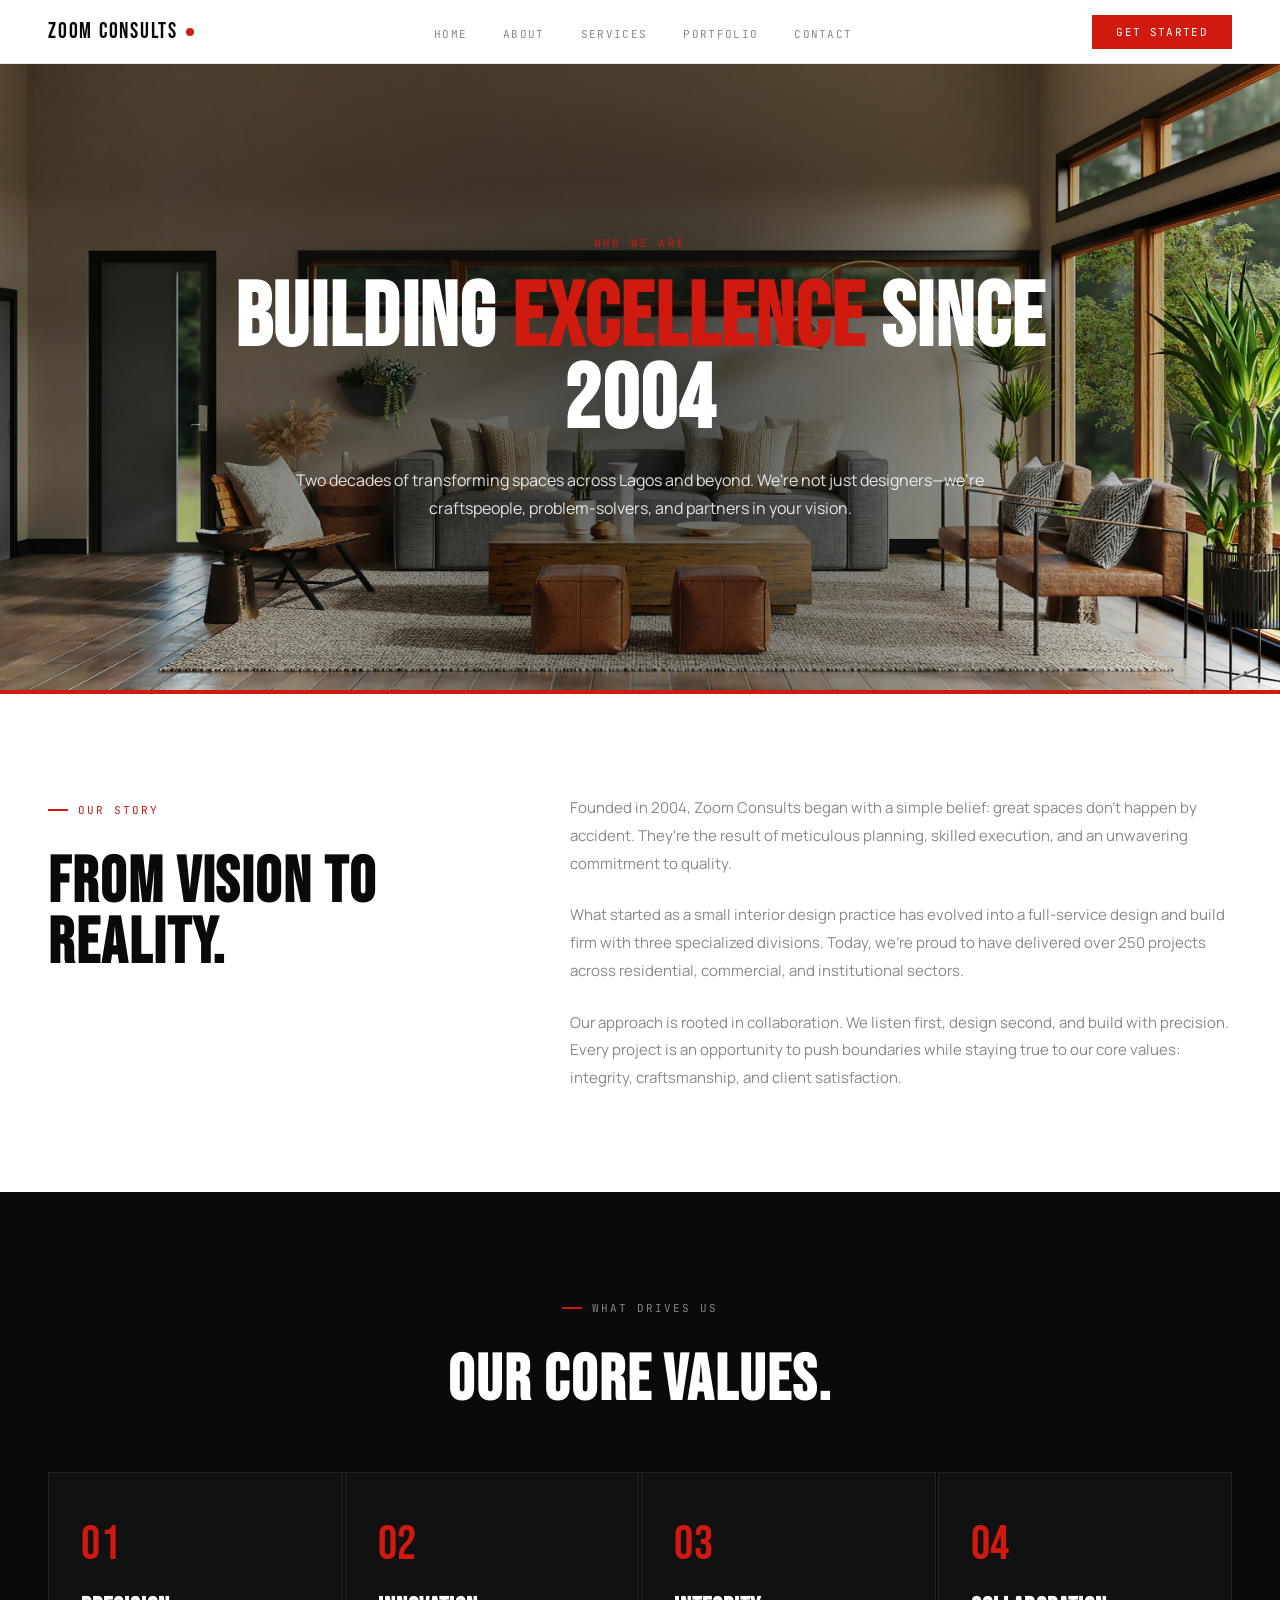
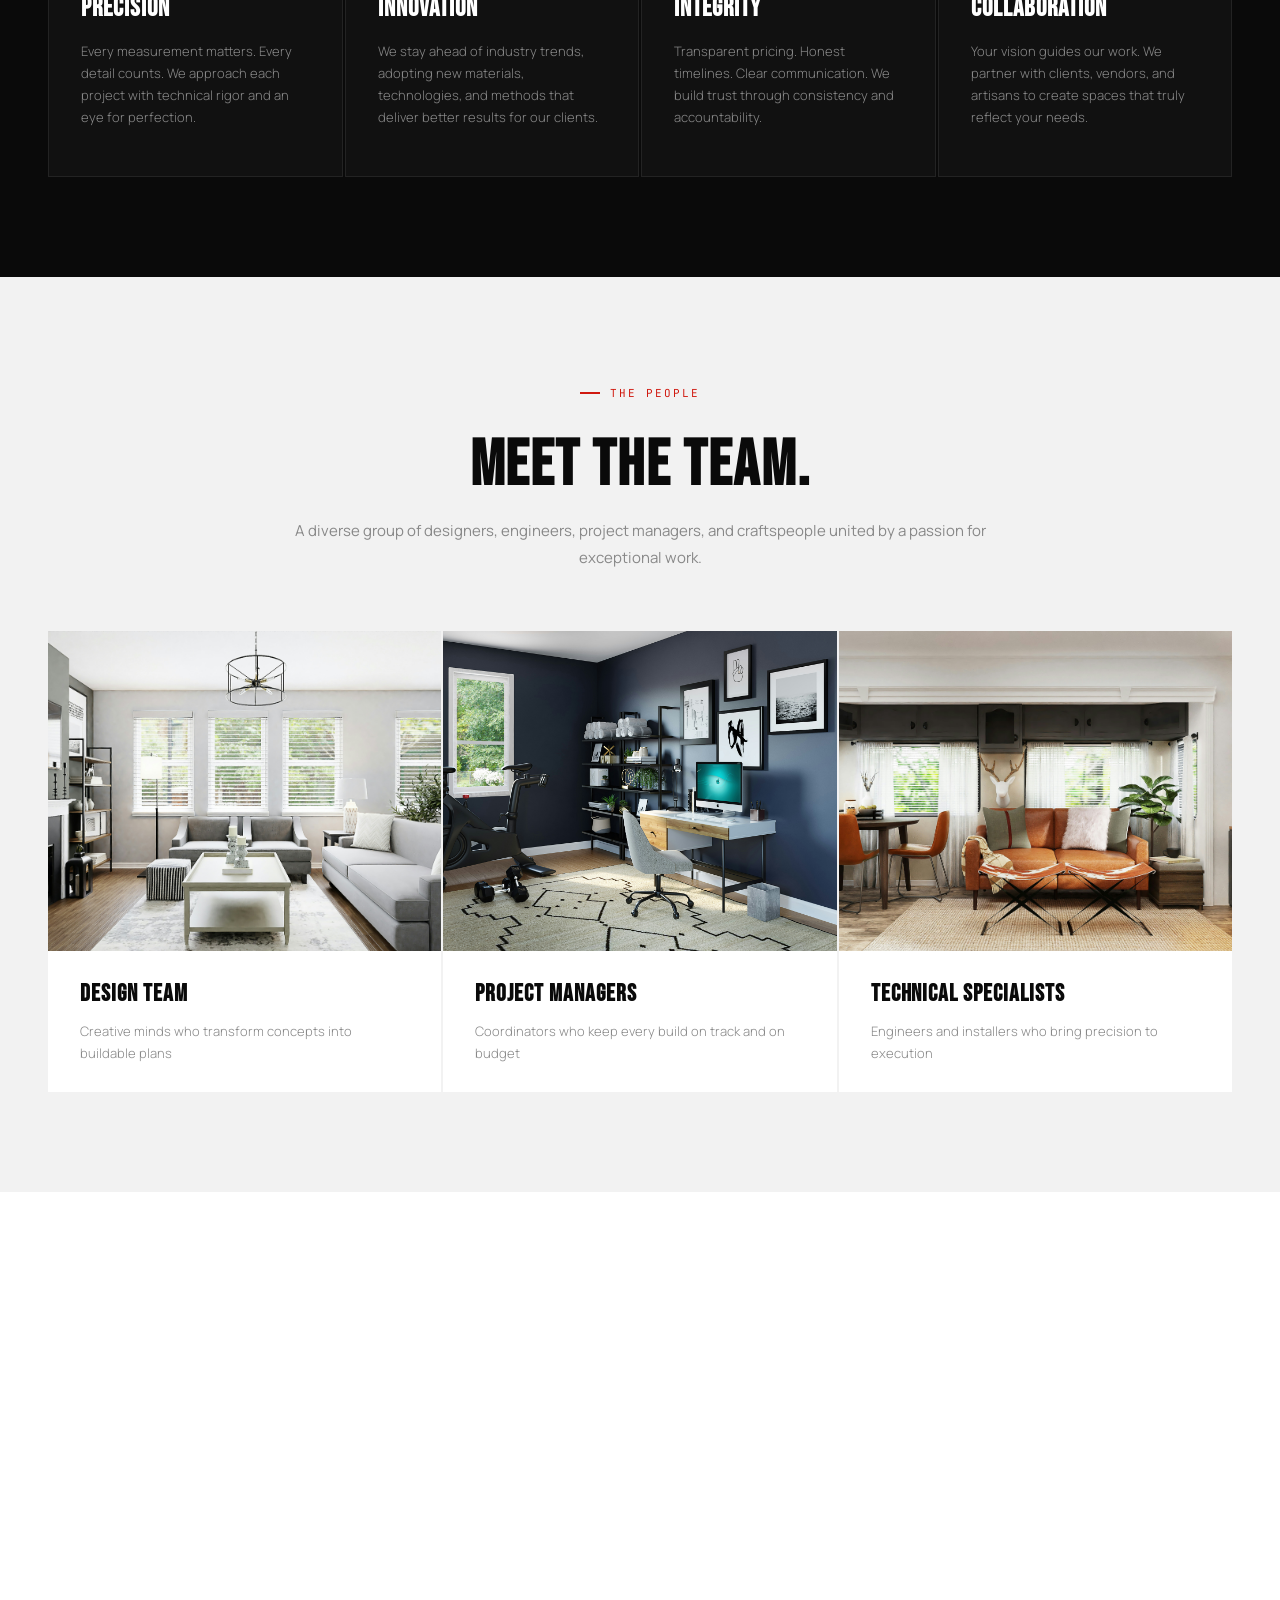
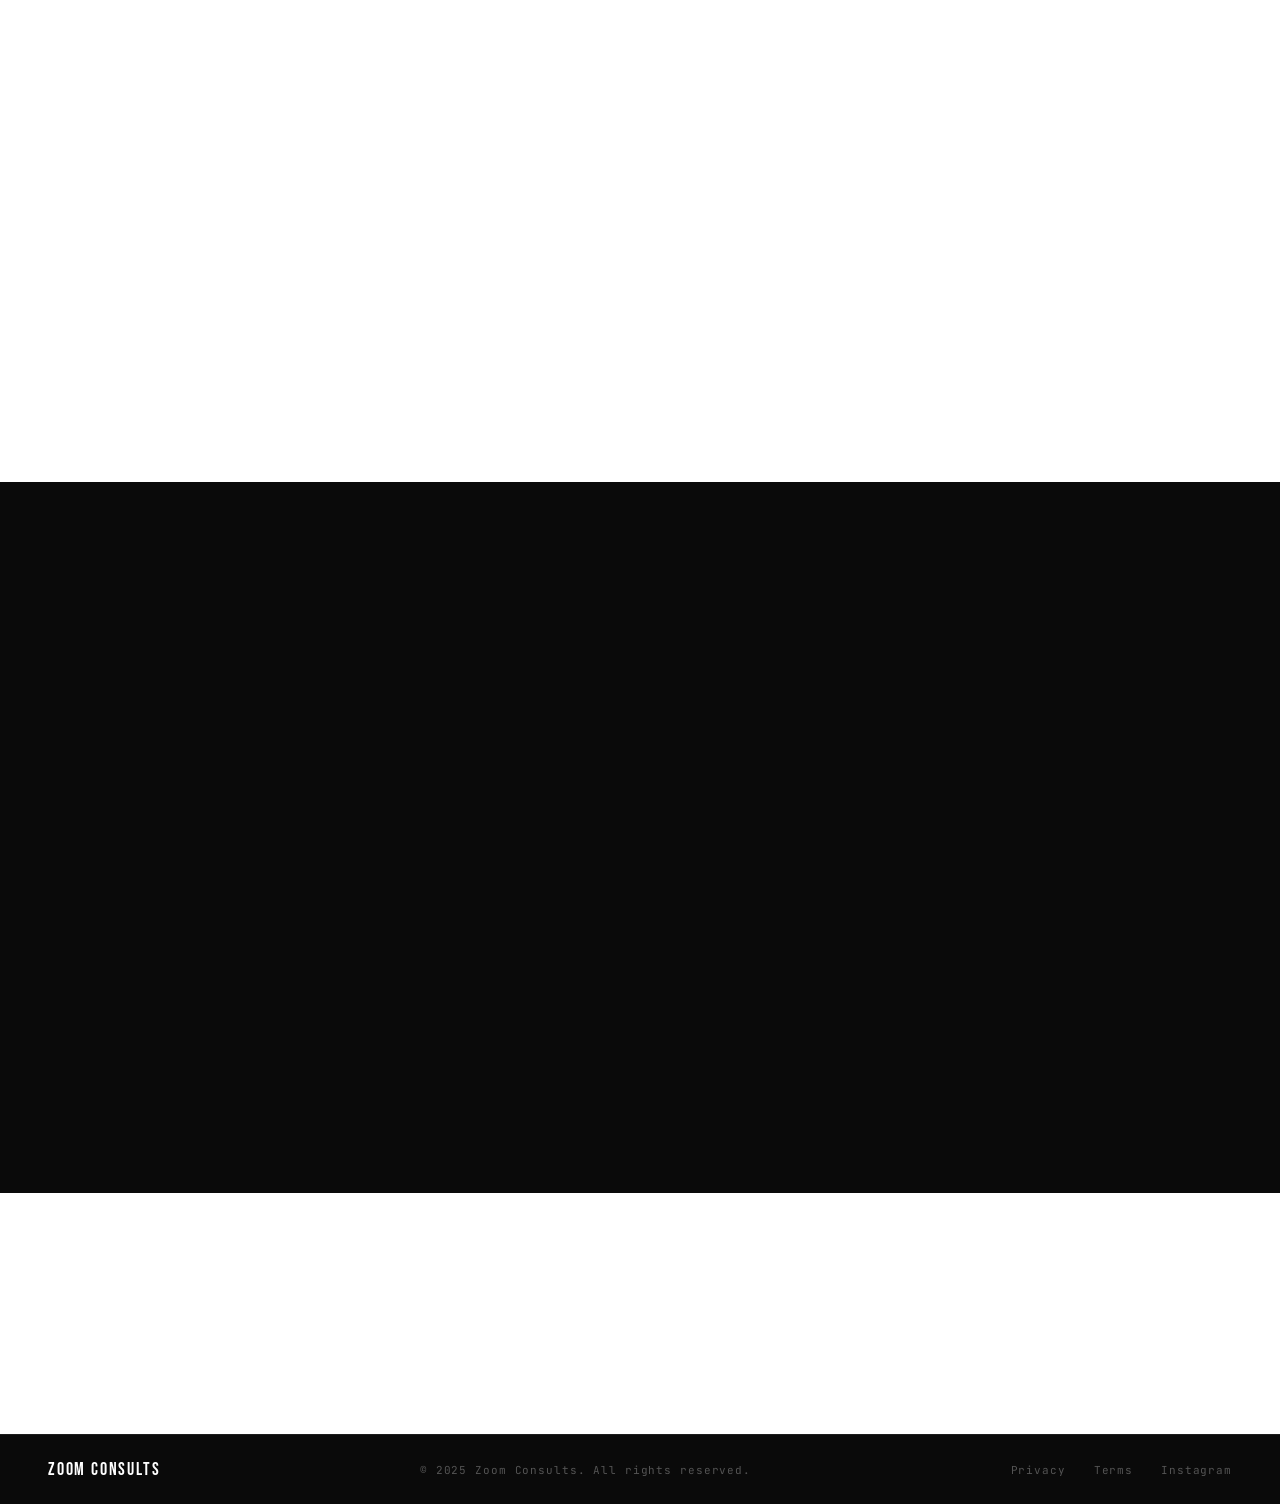
<file: about.html>
<!DOCTYPE html>
<html lang="en">
<head>
    <meta charset="UTF-8">
    <meta name="viewport" content="width=device-width, initial-scale=1.0">
    <title>About Us - Zoom Consults</title>
    <link rel="preconnect" href="https://fonts.googleapis.com">
    <link rel="preconnect" href="https://fonts.gstatic.com" crossorigin>
    <link href="https://fonts.googleapis.com/css2?family=Bebas+Neue&family=JetBrains+Mono:wght@300;400;500&family=Manrope:wght@300;400;500;600&display=swap" rel="stylesheet">
    <link rel="stylesheet" href="about-styles.css">
</head>
<body>
    <nav id="nav">
        <a href="index.html" class="logo">ZOOM CONSULTS<span class="logo-dot"></span></a>
        <ul class="nav-links">
            <li><a href="index.html">Home</a></li>
            <li><a href="about.html">About</a></li>
            <li><a href="services.html">Services</a></li>
            <li><a href="portfolio.html">Portfolio</a></li>
            <li><a href="contact.html">Contact</a></li>
        </ul>
        <button class="nav-btn" onclick="window.location.href='services.html'">Get Started</button>
        <button class="burger" onclick="openMob()">
            <span></span><span></span><span></span>
        </button>
    </nav>

    <div class="mob-menu" id="mobMenu">
        <button class="mob-close" onclick="closeMob()">&times;</button>
        <a href="index.html" onclick="closeMob()">Home</a>
        <a href="about.html" onclick="closeMob()">About</a>
        <a href="services.html" onclick="closeMob()">Services</a>
        <a href="portfolio.html" onclick="closeMob()">Portfolio</a>
        <a href="contact.html" onclick="closeMob()">Contact</a>
    </div>

    <section class="about-hero">
        <div class="about-hero-content">
            <span class="hero-tag">WHO WE ARE</span>
            <h1 class="hero-h1">BUILDING <span class="acc">EXCELLENCE</span> SINCE 2004</h1>
            <p class="hero-sub">Two decades of transforming spaces across Lagos and beyond. We're not just designers—we're craftspeople, problem-solvers, and partners in your vision.</p>
        </div>
    </section>

    <section class="story-section">
        <div class="story-left reveal">
            <span class="tag">OUR STORY</span>
            <h2 class="st">FROM VISION TO REALITY.</h2>
        </div>
        <div class="story-right">
            <p class="reveal d1">Founded in 2004, Zoom Consults began with a simple belief: great spaces don't happen by accident. They're the result of meticulous planning, skilled execution, and an unwavering commitment to quality.</p>
            <p class="reveal d2">What started as a small interior design practice has evolved into a full-service design and build firm with three specialized divisions. Today, we're proud to have delivered over 250 projects across residential, commercial, and institutional sectors.</p>
            <p class="reveal d3">Our approach is rooted in collaboration. We listen first, design second, and build with precision. Every project is an opportunity to push boundaries while staying true to our core values: integrity, craftsmanship, and client satisfaction.</p>
        </div>
    </section>

    <section class="values-section">
        <div class="values-header reveal">
            <span class="tag light">WHAT DRIVES US</span>
            <h2 class="st light">OUR CORE VALUES.</h2>
        </div>
        <div class="values-grid">
            <div class="value-card reveal">
                <div class="value-num">01</div>
                <h3>PRECISION</h3>
                <p>Every measurement matters. Every detail counts. We approach each project with technical rigor and an eye for perfection.</p>
            </div>
            <div class="value-card reveal d1">
                <div class="value-num">02</div>
                <h3>INNOVATION</h3>
                <p>We stay ahead of industry trends, adopting new materials, technologies, and methods that deliver better results for our clients.</p>
            </div>
            <div class="value-card reveal d2">
                <div class="value-num">03</div>
                <h3>INTEGRITY</h3>
                <p>Transparent pricing. Honest timelines. Clear communication. We build trust through consistency and accountability.</p>
            </div>
            <div class="value-card reveal d3">
                <div class="value-num">04</div>
                <h3>COLLABORATION</h3>
                <p>Your vision guides our work. We partner with clients, vendors, and artisans to create spaces that truly reflect your needs.</p>
            </div>
        </div>
    </section>

    <section class="team-section">
        <div class="team-intro reveal">
            <span class="tag">THE PEOPLE</span>
            <h2 class="st">MEET THE TEAM.</h2>
            <p>A diverse group of designers, engineers, project managers, and craftspeople united by a passion for exceptional work.</p>
        </div>
        <div class="team-grid">
            <div class="team-card reveal">
                <div class="team-img">
                    <img src="img/d4.jpg" alt="Team Member">
                </div>
                <div class="team-info">
                    <h4>Design Team</h4>
                    <p>Creative minds who transform concepts into buildable plans</p>
                </div>
            </div>
            <div class="team-card reveal d1">
                <div class="team-img">
                    <img src="img/d6.jpg" alt="Team Member">
                </div>
                <div class="team-info">
                    <h4>Project Managers</h4>
                    <p>Coordinators who keep every build on track and on budget</p>
                </div>
            </div>
            <div class="team-card reveal d2">
                <div class="team-img">
                    <img src="img/d8.jpg" alt="Team Member">
                </div>
                <div class="team-info">
                    <h4>Technical Specialists</h4>
                    <p>Engineers and installers who bring precision to execution</p>
                </div>
            </div>
        </div>
    </section>

    <section class="stats-section reveal">
        <div class="stat-item">
            <div class="stat-num">20<span>+</span></div>
            <div class="stat-label">Years in Business</div>
        </div>
        <div class="stat-item">
            <div class="stat-num">250<span>+</span></div>
            <div class="stat-label">Projects Delivered</div>
        </div>
        <div class="stat-item">
            <div class="stat-num">120<span>+</span></div>
            <div class="stat-label">Happy Clients</div>
        </div>
        <div class="stat-item">
            <div class="stat-num">3</div>
            <div class="stat-label">Service Divisions</div>
        </div>
    </section>

    <section class="approach-section">
        <div class="approach-header reveal">
            <span class="tag">HOW WE WORK</span>
            <h2 class="st">OUR PROCESS.</h2>
            <p>From first conversation to final walkthrough, we've refined a process that delivers results.</p>
        </div>
        <div class="approach-grid">
            <div class="approach-card reveal">
                <div class="approach-icon">01</div>
                <h4>Discovery</h4>
                <p>We listen, ask questions, and understand your vision, budget, and timeline.</p>
            </div>
            <div class="approach-card reveal d1">
                <div class="approach-icon">02</div>
                <h4>Design</h4>
                <p>Our team creates detailed plans, 3D renders, and material specifications.</p>
            </div>
            <div class="approach-card reveal d2">
                <div class="approach-icon">03</div>
                <h4>Development</h4>
                <p>We refine designs based on your feedback and finalize all technical details.</p>
            </div>
            <div class="approach-card reveal d3">
                <div class="approach-icon">04</div>
                <h4>Delivery</h4>
                <p>Skilled teams execute the build with precision, quality control, and clear communication.</p>
            </div>
        </div>
    </section>

    <section class="divisions-section">
        <div class="divisions-header reveal">
            <span class="tag light">OUR DIVISIONS</span>
            <h2 class="st light">THREE SPECIALIZED TEAMS.</h2>
        </div>
        <div class="divisions-grid">
            <div class="division-card reveal">
                <div class="division-num">01</div>
                <h3>ZOOM GLASS</h3>
                <p>Structural glazing, partitions, and custom glass installations engineered for safety and aesthetics.</p>
                <a href="services.html" class="division-link">
                    Explore services
                    <svg width="12" height="12" viewBox="0 0 24 24" fill="none" stroke="currentColor" stroke-width="2.5"><path d="M5 12h14M12 5l7 7-7 7"/></svg>
                </a>
            </div>
            <div class="division-card reveal d1">
                <div class="division-num">02</div>
                <h3>ZOOM INTERIOR</h3>
                <p>Full-service interior design and a training academy for professionals and enthusiasts.</p>
                <a href="services.html" class="division-link">
                    Explore services
                    <svg width="12" height="12" viewBox="0 0 24 24" fill="none" stroke="currentColor" stroke-width="2.5"><path d="M5 12h14M12 5l7 7-7 7"/></svg>
                </a>
            </div>
            <div class="division-card reveal d2">
                <div class="division-num">03</div>
                <h3>ZOOM PARTNERS HUB</h3>
                <p>A curated network of vendors, artisans, and project managers for seamless execution.</p>
                <a href="services.html" class="division-link">
                    Explore services
                    <svg width="12" height="12" viewBox="0 0 24 24" fill="none" stroke="currentColor" stroke-width="2.5"><path d="M5 12h14M12 5l7 7-7 7"/></svg>
                </a>
            </div>
        </div>
    </section>

    <div class="cta-band reveal">
        <h2>READY TO START<br />YOUR PROJECT?</h2>
        <a href="contact.html" class="btn-white">
            Let's talk
            <svg width="13" height="13" viewBox="0 0 24 24" fill="none" stroke="currentColor" stroke-width="2.5"><path d="M5 12h14M12 5l7 7-7 7"/></svg>
        </a>
    </div>

    <footer>
        <span class="foot-logo">ZOOM CONSULTS</span>
        <span class="foot-copy">© 2025 Zoom Consults. All rights reserved.</span>
        <div class="foot-links">
            <a href="#">Privacy</a>
            <a href="#">Terms</a>
            <a href="#">Instagram</a>
        </div>
    </footer>

    <script src="script.js"></script>
</body>
</html>
</file>
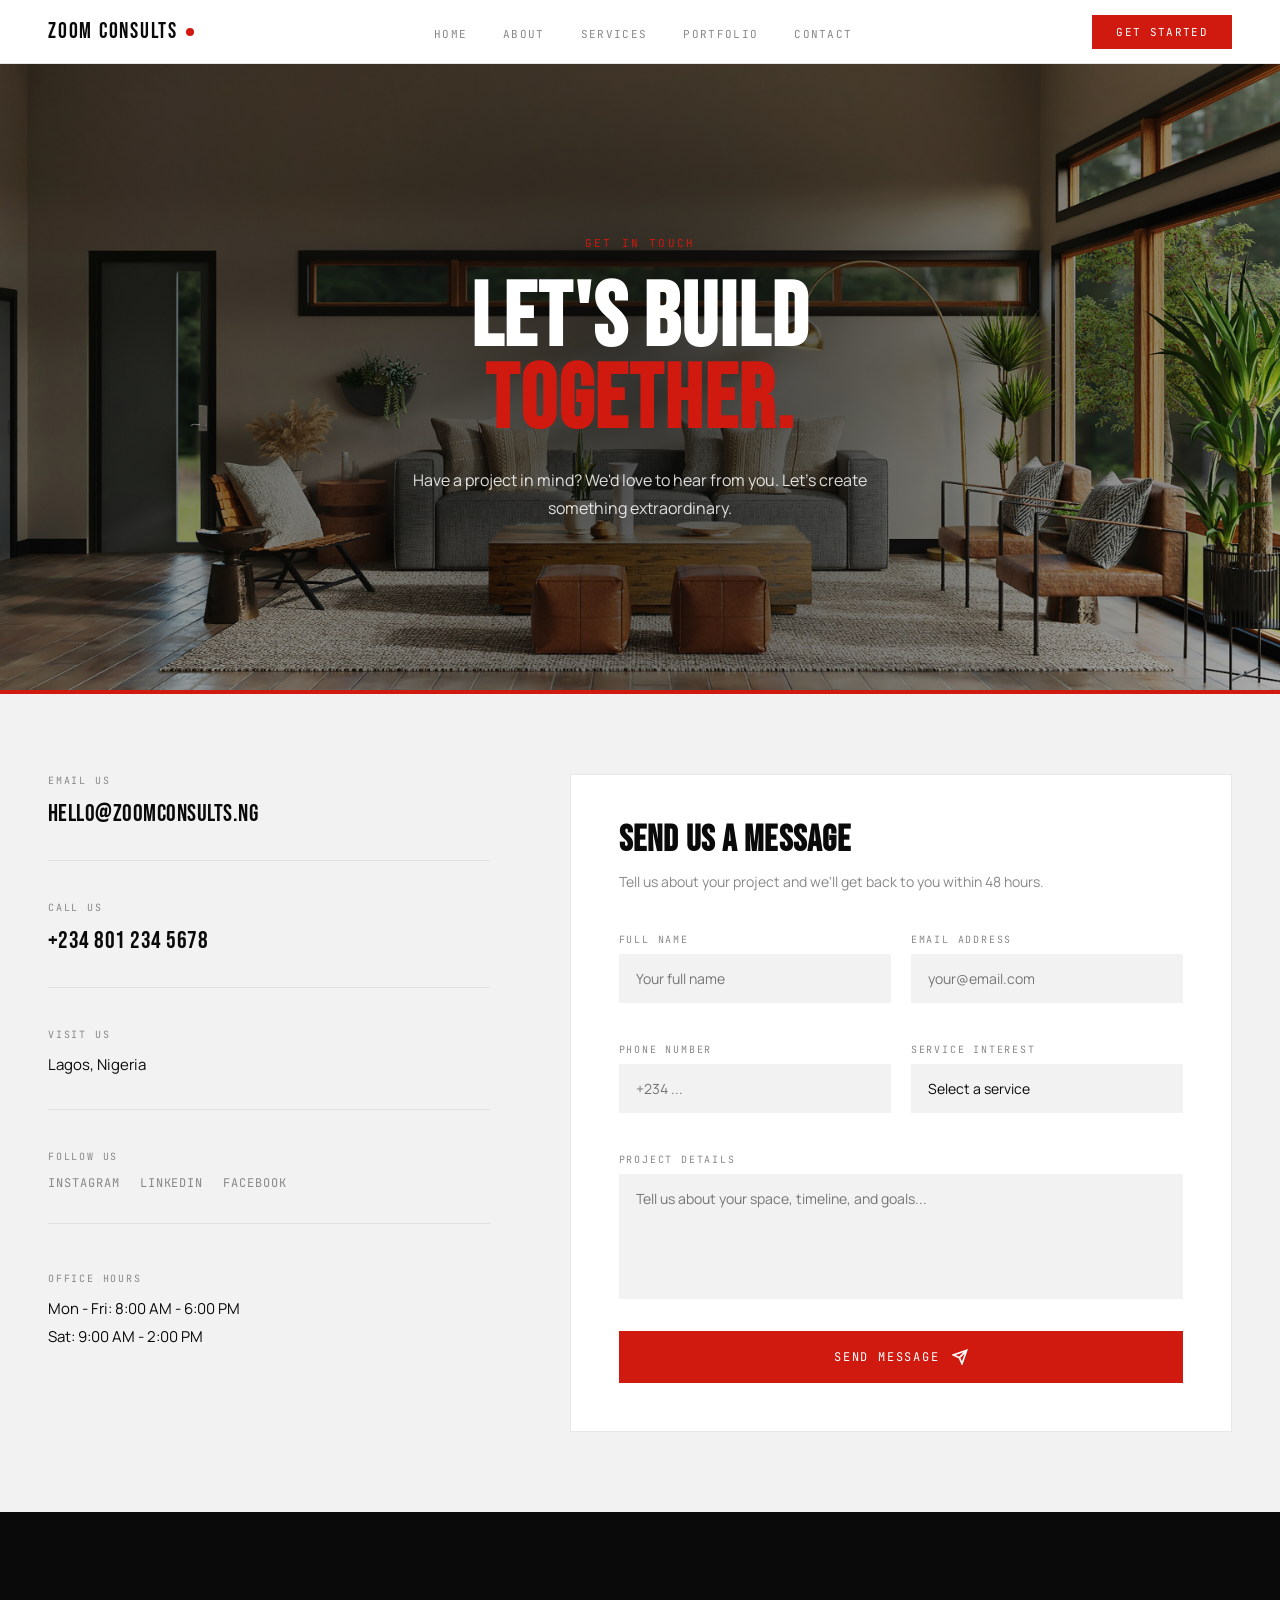
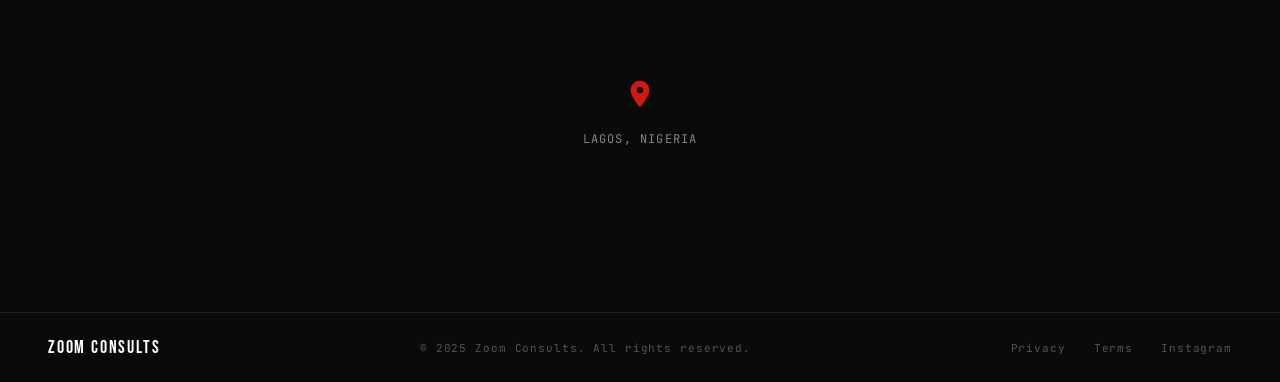
<file: contact.html>
<!DOCTYPE html>
<html lang="en">
<head>
    <meta charset="UTF-8">
    <meta name="viewport" content="width=device-width, initial-scale=1.0">
    <title>Contact Us - Zoom Consults</title>
    <link rel="preconnect" href="https://fonts.googleapis.com">
    <link rel="preconnect" href="https://fonts.gstatic.com" crossorigin>
    <link href="https://fonts.googleapis.com/css2?family=Bebas+Neue&family=JetBrains+Mono:wght@300;400;500&family=Manrope:wght@300;400;500;600&display=swap" rel="stylesheet">
    <link rel="stylesheet" href="contact-styles.css">
</head>
<body>
    <nav id="nav">
        <a href="index.html" class="logo">ZOOM CONSULTS<span class="logo-dot"></span></a>
        <ul class="nav-links">
            <li><a href="index.html">Home</a></li>
            <li><a href="about.html">About</a></li>
            <li><a href="services.html">Services</a></li>
            <li><a href="portfolio.html">Portfolio</a></li>
            <li><a href="contact.html">Contact</a></li>
        </ul>
        <a href="contact.html" class="nav-btn">Get Started</a>
        <button class="burger" onclick="openMob()">
            <span></span><span></span><span></span>
        </button>
    </nav>

    <div class="mob-menu" id="mobMenu">
        <button class="mob-close" onclick="closeMob()">&times;</button>
        <a href="index.html" onclick="closeMob()">Home</a>
        <a href="about.html" onclick="closeMob()">About</a>
        <a href="services.html" onclick="closeMob()">Services</a>
        <a href="portfolio.html" onclick="closeMob()">Portfolio</a>
        <a href="contact.html" onclick="closeMob()">Contact</a>
    </div>

    <section class="contact-hero">
        <div class="contact-hero-content">
            <span class="hero-tag">GET IN TOUCH</span>
            <h1 class="hero-h1">LET'S BUILD<br /><span class="acc">TOGETHER.</span></h1>
            <p class="hero-sub">Have a project in mind? We'd love to hear from you. Let's create something extraordinary.</p>
        </div>
    </section>

    <section class="contact-main">
        <div class="contact-grid">
            <div class="contact-info">
                <div class="info-block">
                    <span class="info-label">EMAIL US</span>
                    <a href="mailto:hello@zoomconsults.ng" class="info-link">hello@zoomconsults.ng</a>
                </div>
                <div class="info-block">
                    <span class="info-label">CALL US</span>
                    <a href="tel:+2348012345678" class="info-link">+234 801 234 5678</a>
                </div>
                <div class="info-block">
                    <span class="info-label">VISIT US</span>
                    <span class="info-text">Lagos, Nigeria</span>
                </div>
                <div class="info-block">
                    <span class="info-label">FOLLOW US</span>
                    <div class="social-links">
                        <a href="#" class="social-link">Instagram</a>
                        <a href="#" class="social-link">LinkedIn</a>
                        <a href="#" class="social-link">Facebook</a>
                    </div>
                </div>
                <div class="info-hours">
                    <span class="info-label">OFFICE HOURS</span>
                    <span class="info-text">Mon - Fri: 8:00 AM - 6:00 PM</span>
                    <span class="info-text">Sat: 9:00 AM - 2:00 PM</span>
                </div>
            </div>

            <div class="contact-form-wrapper">
                <div class="form-header">
                    <h2>Send us a message</h2>
                    <p>Tell us about your project and we'll get back to you within 48 hours.</p>
                </div>
                <form class="contact-form" onsubmit="handleForm(event)">
                    <div class="form-row">
                        <div class="form-group">
                            <label>Full Name</label>
                            <input type="text" name="name" placeholder="Your full name" required />
                        </div>
                        <div class="form-group">
                            <label>Email Address</label>
                            <input type="email" name="email" placeholder="your@email.com" required />
                        </div>
                    </div>
                    <div class="form-row">
                        <div class="form-group">
                            <label>Phone Number</label>
                            <input type="tel" name="phone" placeholder="+234 ..." />
                        </div>
                        <div class="form-group">
                            <label>Service Interest</label>
                            <select name="service">
                                <option value="" disabled selected>Select a service</option>
                                <option>Zoom Glass</option>
                                <option>Zoom Interior</option>
                                <option>Zoom Partners Hub</option>
                                <option>Multiple / Not sure yet</option>
                            </select>
                        </div>
                    </div>
                    <div class="form-group">
                        <label>Project Details</label>
                        <textarea name="message" rows="5" placeholder="Tell us about your space, timeline, and goals..." required></textarea>
                    </div>
                    <button type="submit" class="form-submit" id="submitBtn">
                        <span id="submitText">Send Message</span>
                        <svg width="16" height="16" viewBox="0 0 24 24" fill="none" stroke="currentColor" stroke-width="2.5"><path d="M22 2L11 13M22 2l-7 20-4-9-9-4 20-7z"/></svg>
                    </button>
                </form>
            </div>
        </div>
    </section>

    <section class="map-section">
        <div class="map-placeholder">
            <div class="map-marker">
                <svg width="32" height="32" viewBox="0 0 24 24" fill="currentColor"><path d="M12 2C8.13 2 5 5.13 5 9c0 5.25 7 13 7 13s7-7.75 7-13c0-3.87-3.13-7-7-7zm0 9.5c-1.38 0-2.5-1.12-2.5-2.5s1.12-2.5 2.5-2.5 2.5 1.12 2.5 2.5-1.12 2.5-2.5 2.5z"/></svg>
            </div>
            <span>Lagos, Nigeria</span>
        </div>
    </section>

    <footer>
        <span class="foot-logo">ZOOM CONSULTS</span>
        <span class="foot-copy">© 2025 Zoom Consults. All rights reserved.</span>
        <div class="foot-links">
            <a href="#">Privacy</a>
            <a href="#">Terms</a>
            <a href="#">Instagram</a>
        </div>
    </footer>

    <script src="script.js"></script>
</body>
</html>
</file>
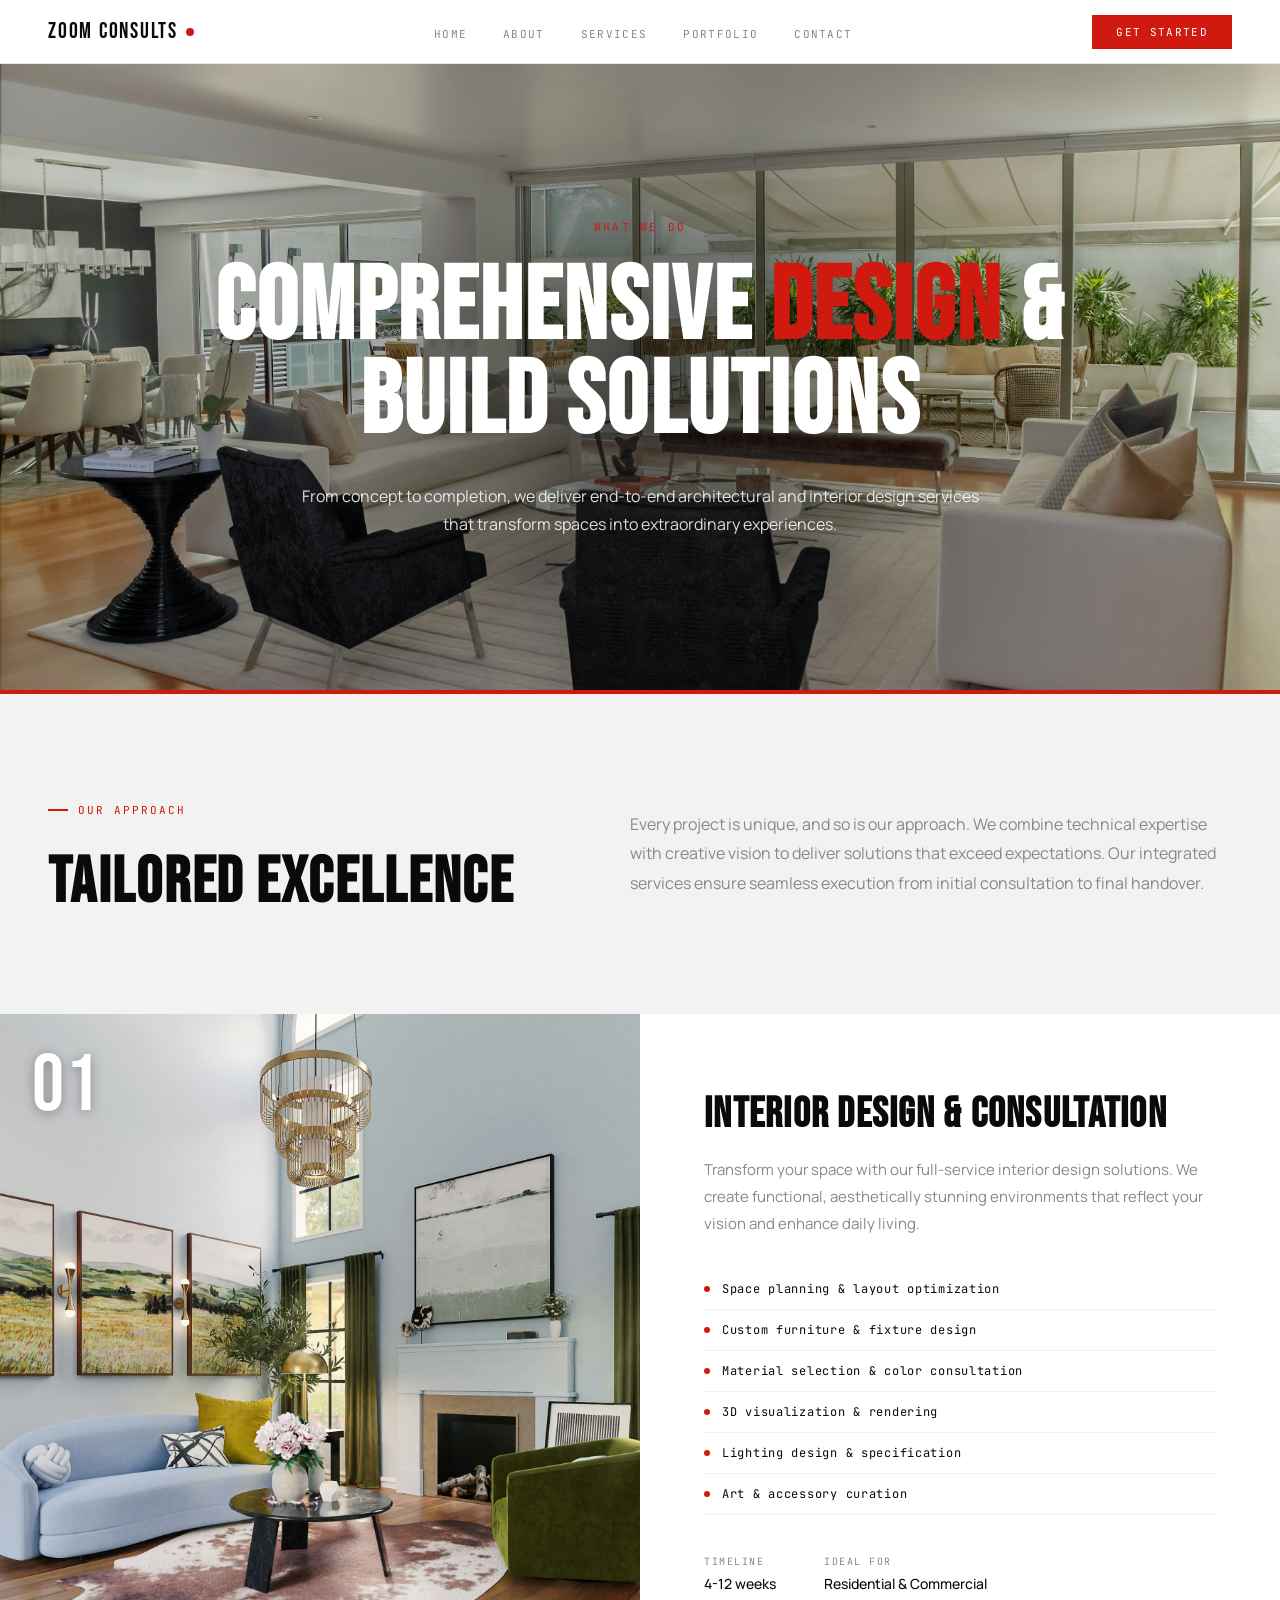
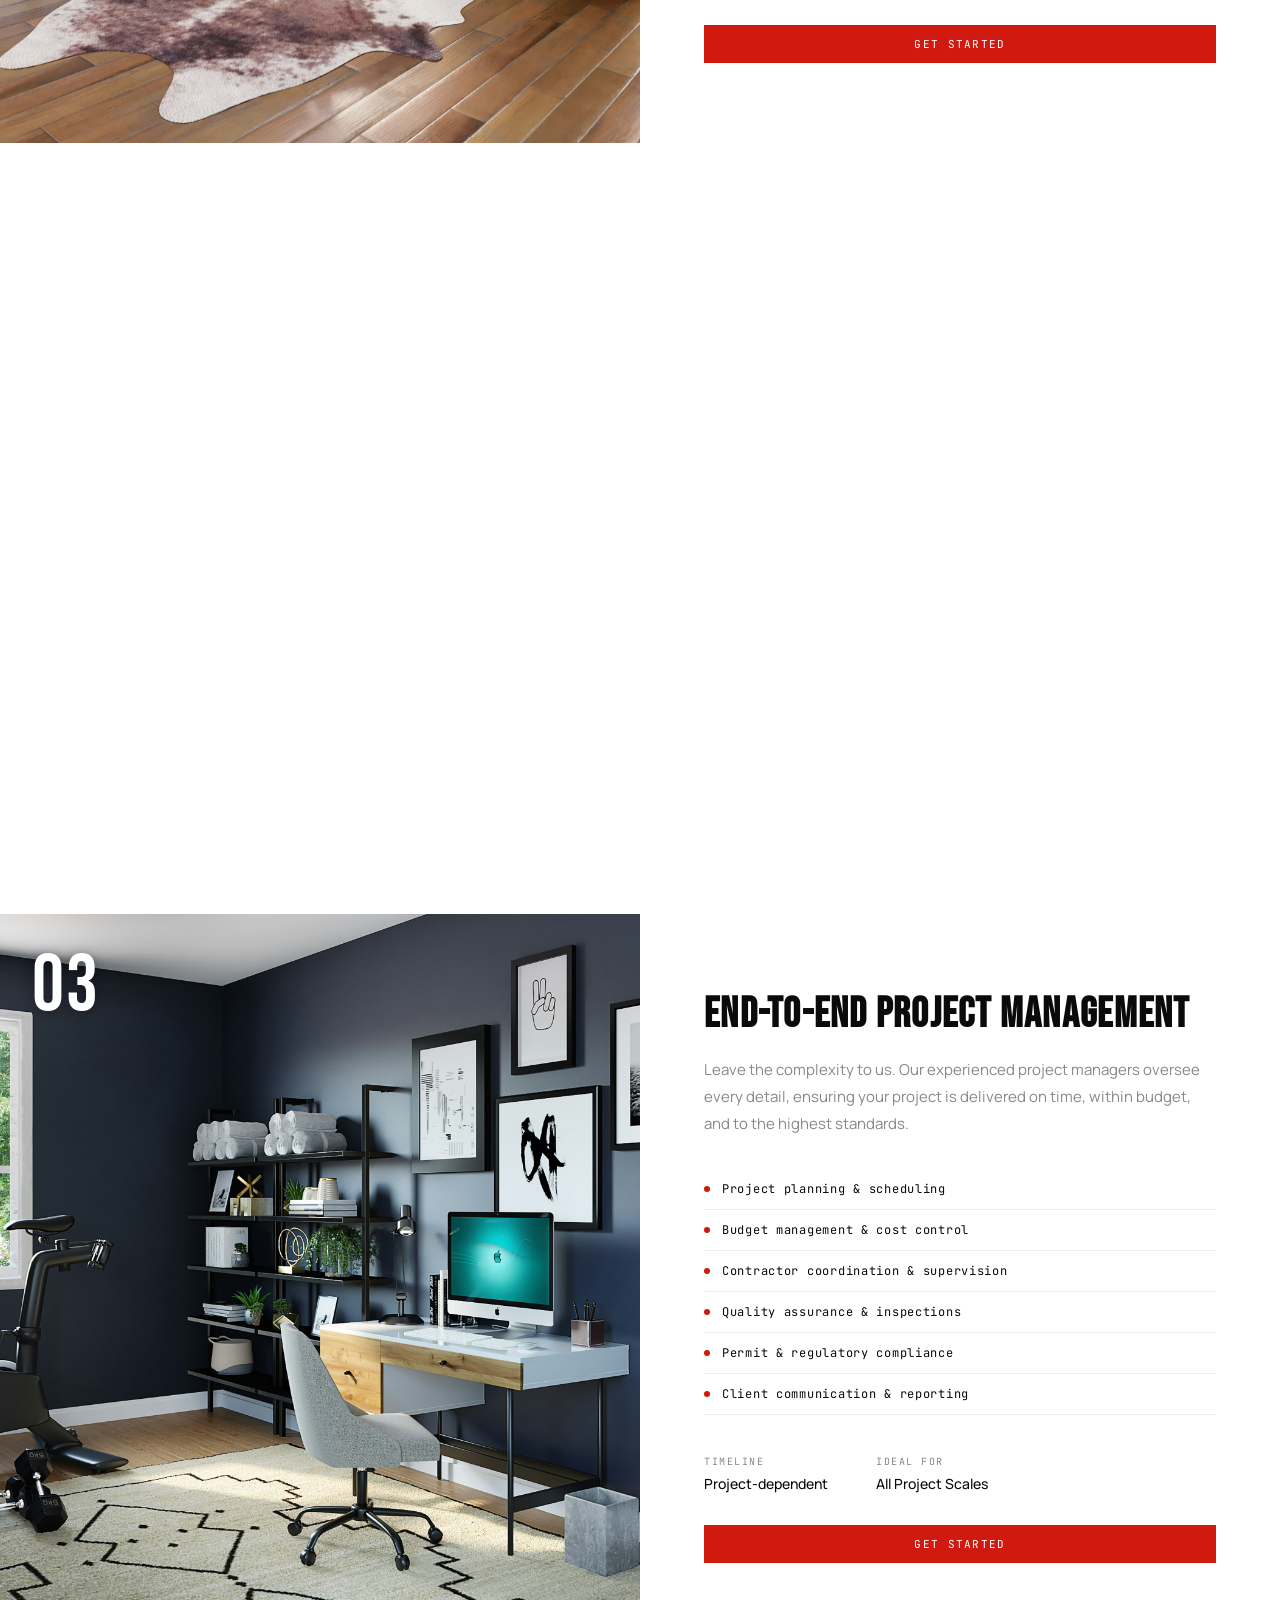
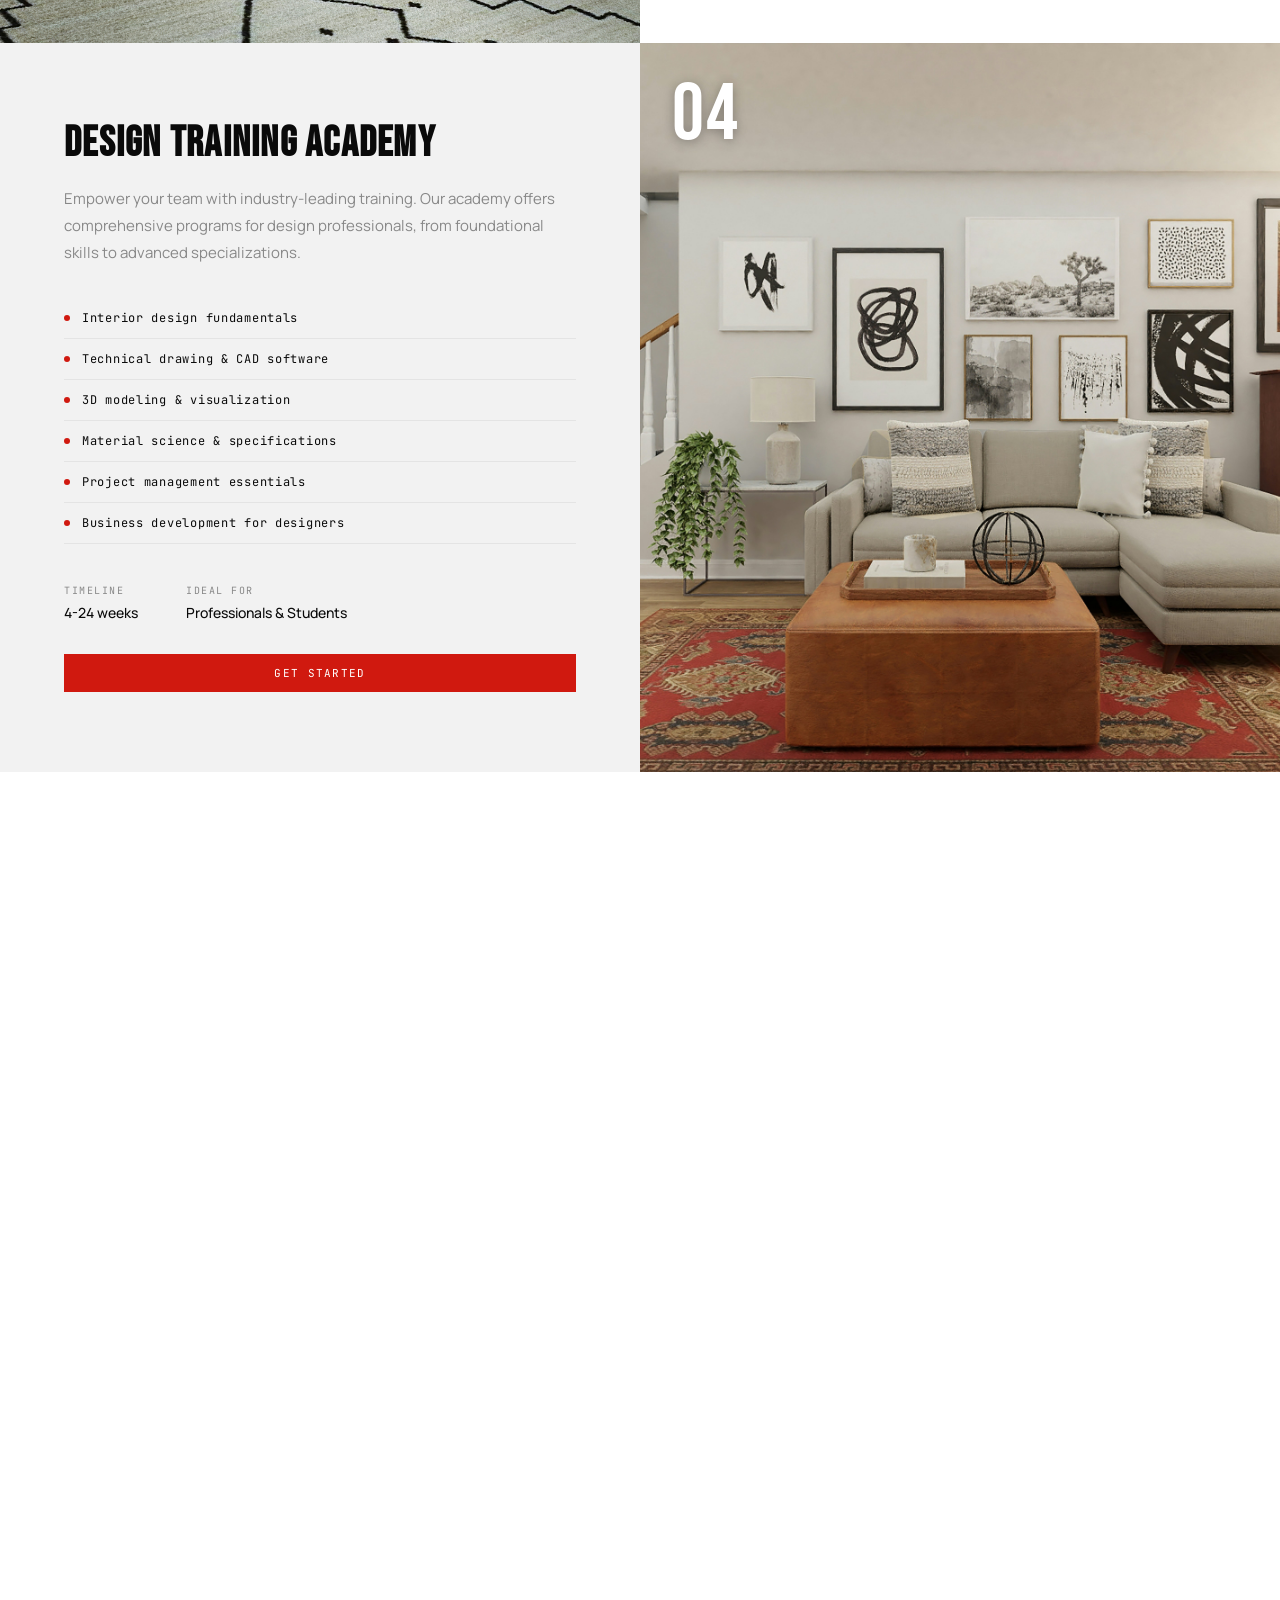
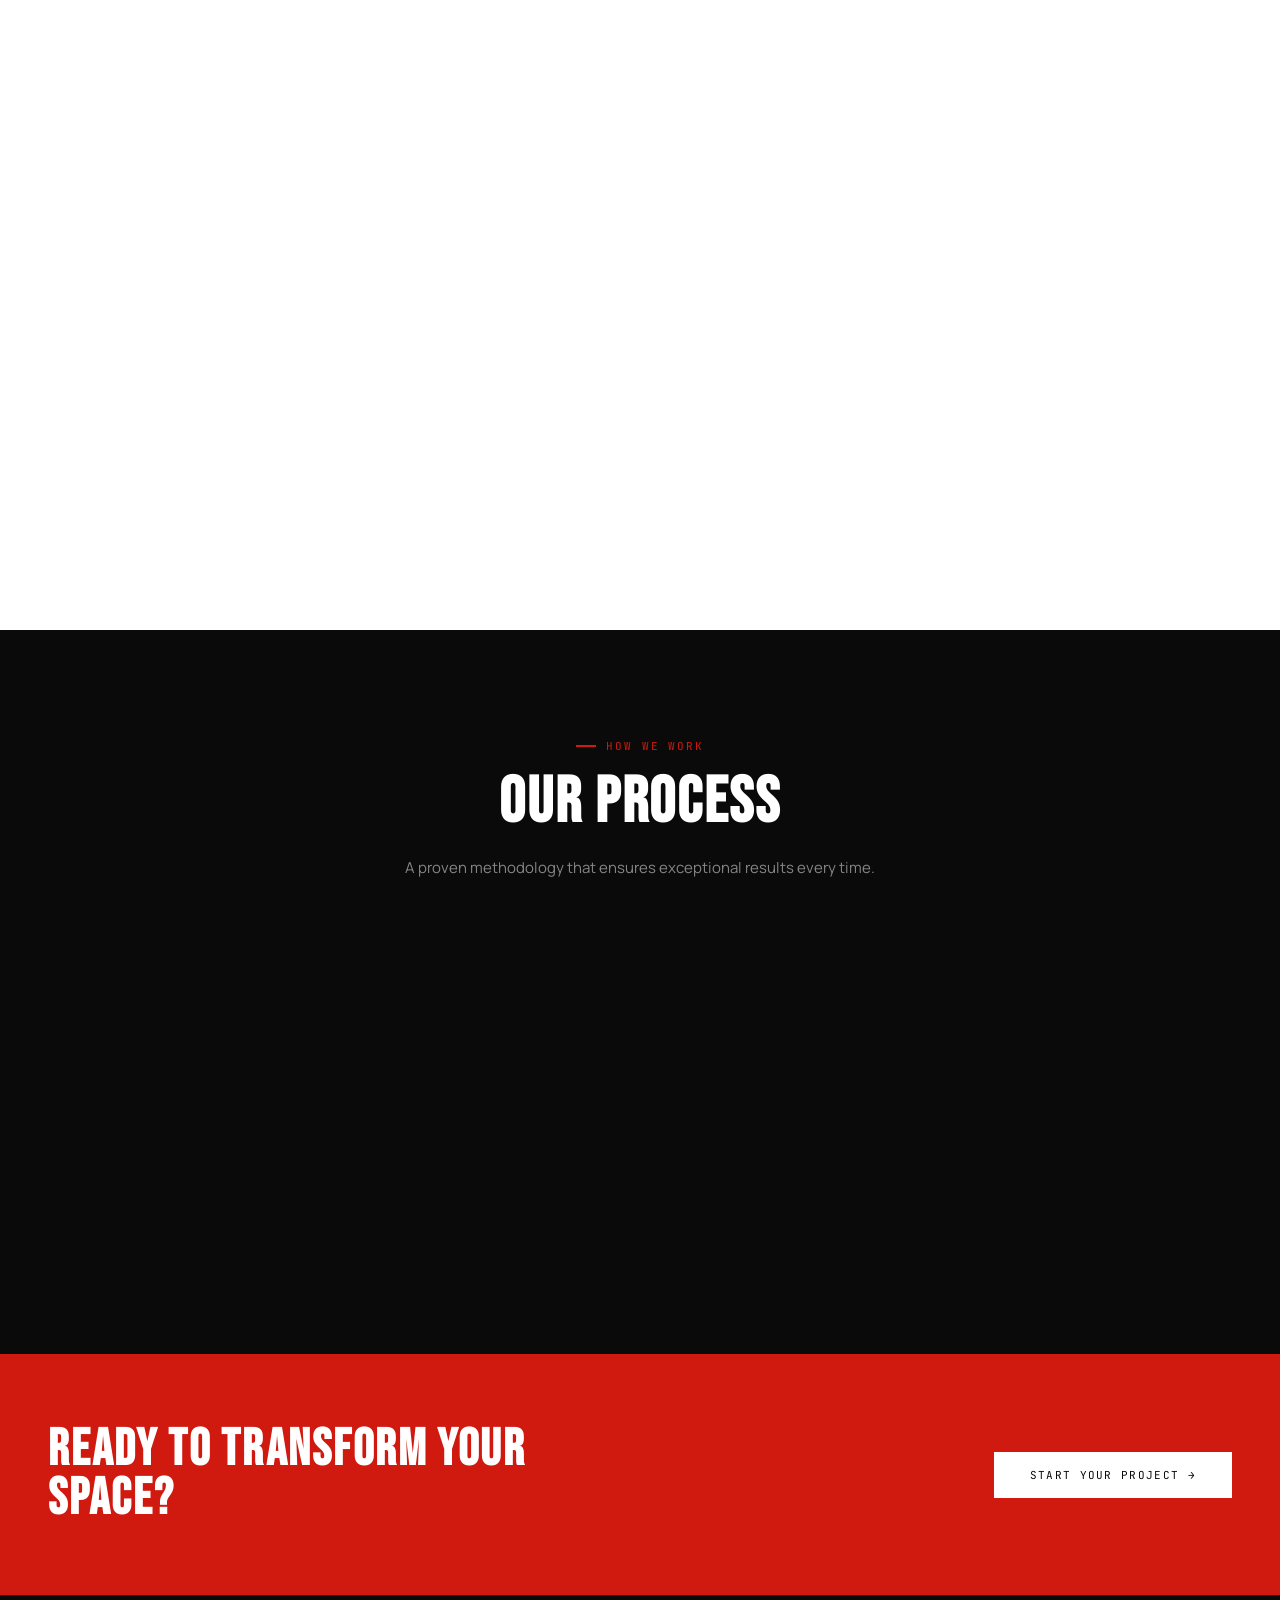
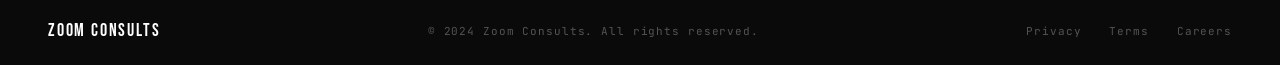
<file: services.html>
<!DOCTYPE html>
<html lang="en">
<head>
    <meta charset="UTF-8">
    <meta name="viewport" content="width=device-width, initial-scale=1.0">
    <title>Our Services - Zoom Consults</title>
    <link rel="preconnect" href="https://fonts.googleapis.com">
    <link rel="preconnect" href="https://fonts.gstatic.com" crossorigin>
    <link href="https://fonts.googleapis.com/css2?family=Bebas+Neue&family=JetBrains+Mono:wght@300;400;500&family=Manrope:wght@300;400;500;600&display=swap" rel="stylesheet">
    <link rel="stylesheet" href="services-styles.css">
</head>
<body>
    <nav id="nav">
        <a href="index.html" class="logo">ZOOM CONSULTS<span class="logo-dot"></span></a>
        <ul class="nav-links">
            <li><a href="index.html">Home</a></li>
            <li><a href="about.html">About</a></li>
            <li><a href="services.html">Services</a></li>
            <li><a href="portfolio.html">Portfolio</a></li>
            <li><a href="contact.html">Contact</a></li>
        </ul>
        <button class="nav-btn" onclick="window.location.href='contact.html'">Get Started</button>
        <button class="burger" onclick="openMob()">
            <span></span><span></span><span></span>
        </button>
    </nav>

    <div class="mob-menu" id="mobMenu">
        <button class="mob-close" onclick="closeMob()">&times;</button>
        <a href="index.html" onclick="closeMob()">Home</a>
        <a href="about.html" onclick="closeMob()">About</a>
        <a href="services.html" onclick="closeMob()">Services</a>
        <a href="portfolio.html" onclick="closeMob()">Portfolio</a>
        <a href="contact.html" onclick="closeMob()">Contact</a>
    </div>

    <section class="services-hero">
        <div class="services-hero-content">
            <span class="hero-tag">WHAT WE DO</span>
            <h1 class="hero-h1">Comprehensive <span class="acc">Design</span> & Build Solutions</h1>
            <p class="hero-sub">From concept to completion, we deliver end-to-end architectural and interior design services that transform spaces into extraordinary experiences.</p>
        </div>
    </section>

    <section class="services-intro">
        <div class="intro-left">
            <span class="tag">OUR APPROACH</span>
            <h2 class="st">Tailored Excellence</h2>
        </div>
        <div class="intro-right">
            <p>Every project is unique, and so is our approach. We combine technical expertise with creative vision to deliver solutions that exceed expectations. Our integrated services ensure seamless execution from initial consultation to final handover.</p>
        </div>
    </section>

    <section class="service-detail reveal">
        <div class="detail-img">
            <img src="img/d3.jpg" alt="Interior Design">
            <span class="detail-num">01</span>
        </div>
        <div class="detail-content">
            <h3 class="detail-title">Interior Design & Consultation</h3>
            <p class="detail-desc">Transform your space with our full-service interior design solutions. We create functional, aesthetically stunning environments that reflect your vision and enhance daily living.</p>
            <ul class="detail-list">
                <li>Space planning & layout optimization</li>
                <li>Custom furniture & fixture design</li>
                <li>Material selection & color consultation</li>
                <li>3D visualization & rendering</li>
                <li>Lighting design & specification</li>
                <li>Art & accessory curation</li>
            </ul>
            <div class="detail-meta">
                <div class="meta-item">
                    <span class="meta-label">Timeline</span>
                    <span class="meta-value">4-12 weeks</span>
                </div>
                <div class="meta-item">
                    <span class="meta-label">Ideal For</span>
                    <span class="meta-value">Residential & Commercial</span>
                </div>
            </div>
            <a href="contact.html" class="btn-service">Get Started</a>
        </div>
    </section>

    <section class="service-detail reverse reveal">
        <div class="detail-img">
            <img src="img/d5.jpg" alt="Structural Glass">
            <span class="detail-num">02</span>
        </div>
        <div class="detail-content">
            <h3 class="detail-title">Structural Glass & Glazing Systems</h3>
            <p class="detail-desc">Elevate your architecture with cutting-edge glass solutions. From frameless partitions to complex curtain wall systems, we deliver precision-engineered glazing that combines beauty with performance.</p>
            <ul class="detail-list">
                <li>Frameless glass partitions & doors</li>
                <li>Curtain wall systems & facades</li>
                <li>Skylights & glass roofing</li>
                <li>Balustrades & railings</li>
                <li>Acoustic & fire-rated glazing</li>
                <li>Smart glass technology integration</li>
            </ul>
            <div class="detail-meta">
                <div class="meta-item">
                    <span class="meta-label">Timeline</span>
                    <span class="meta-value">6-16 weeks</span>
                </div>
                <div class="meta-item">
                    <span class="meta-label">Ideal For</span>
                    <span class="meta-value">Modern Architecture</span>
                </div>
            </div>
            <a href="contact.html" class="btn-service">Get Started</a>
        </div>
    </section>

    <section class="service-detail reveal">
        <div class="detail-img">
            <img src="img/d6.jpg" alt="Project Management">
            <span class="detail-num">03</span>
        </div>
        <div class="detail-content">
            <h3 class="detail-title">End-to-End Project Management</h3>
            <p class="detail-desc">Leave the complexity to us. Our experienced project managers oversee every detail, ensuring your project is delivered on time, within budget, and to the highest standards.</p>
            <ul class="detail-list">
                <li>Project planning & scheduling</li>
                <li>Budget management & cost control</li>
                <li>Contractor coordination & supervision</li>
                <li>Quality assurance & inspections</li>
                <li>Permit & regulatory compliance</li>
                <li>Client communication & reporting</li>
            </ul>
            <div class="detail-meta">
                <div class="meta-item">
                    <span class="meta-label">Timeline</span>
                    <span class="meta-value">Project-dependent</span>
                </div>
                <div class="meta-item">
                    <span class="meta-label">Ideal For</span>
                    <span class="meta-value">All Project Scales</span>
                </div>
            </div>
            <a href="contact.html" class="btn-service">Get Started</a>
        </div>
    </section>

    <section class="service-detail reverse reveal">
        <div class="detail-img">
            <img src="img/d7.jpg" alt="Training Academy">
            <span class="detail-num">04</span>
        </div>
        <div class="detail-content">
            <h3 class="detail-title">Design Training Academy</h3>
            <p class="detail-desc">Empower your team with industry-leading training. Our academy offers comprehensive programs for design professionals, from foundational skills to advanced specializations.</p>
            <ul class="detail-list">
                <li>Interior design fundamentals</li>
                <li>Technical drawing & CAD software</li>
                <li>3D modeling & visualization</li>
                <li>Material science & specifications</li>
                <li>Project management essentials</li>
                <li>Business development for designers</li>
            </ul>
            <div class="detail-meta">
                <div class="meta-item">
                    <span class="meta-label">Timeline</span>
                    <span class="meta-value">4-24 weeks</span>
                </div>
                <div class="meta-item">
                    <span class="meta-label">Ideal For</span>
                    <span class="meta-value">Professionals & Students</span>
                </div>
            </div>
            <a href="contact.html" class="btn-service">Get Started</a>
        </div>
    </section>

    <section class="service-detail reveal">
        <div class="detail-img">
            <img src="img/d8.jpg" alt="Vendor Network">
            <span class="detail-num">05</span>
        </div>
        <div class="detail-content">
            <h3 class="detail-title">Vendor & Artisan Network</h3>
            <p class="detail-desc">Access our curated network of trusted suppliers and skilled craftspeople. We connect you with the best resources to bring your vision to life with quality and reliability.</p>
            <ul class="detail-list">
                <li>Premium material suppliers</li>
                <li>Custom furniture manufacturers</li>
                <li>Specialized contractors & installers</li>
                <li>Artisan craftspeople & finishers</li>
                <li>Technology & automation partners</li>
                <li>Sustainable & eco-friendly vendors</li>
            </ul>
            <div class="detail-meta">
                <div class="meta-item">
                    <span class="meta-label">Timeline</span>
                    <span class="meta-value">Immediate access</span>
                </div>
                <div class="meta-item">
                    <span class="meta-label">Ideal For</span>
                    <span class="meta-value">All Projects</span>
                </div>
            </div>
            <a href="contact.html" class="btn-service">Get Started</a>
        </div>
    </section>

    <section class="service-detail reverse reveal">
        <div class="detail-img">
            <img src="img/d10.jpg" alt="Architectural Design">
            <span class="detail-num">06</span>
        </div>
        <div class="detail-content">
            <h3 class="detail-title">Architectural Design Services</h3>
            <p class="detail-desc">Create buildings that inspire. Our architectural team designs innovative, sustainable structures that harmonize form, function, and environmental responsibility.</p>
            <ul class="detail-list">
                <li>Conceptual design & master planning</li>
                <li>Architectural drawings & documentation</li>
                <li>Building code compliance</li>
                <li>Sustainable design strategies</li>
                <li>Renovation & adaptive reuse</li>
                <li>Construction administration</li>
            </ul>
            <div class="detail-meta">
                <div class="meta-item">
                    <span class="meta-label">Timeline</span>
                    <span class="meta-value">12-36 weeks</span>
                </div>
                <div class="meta-item">
                    <span class="meta-label">Ideal For</span>
                    <span class="meta-value">New Construction</span>
                </div>
            </div>
            <a href="contact.html" class="btn-service">Get Started</a>
        </div>
    </section>

    <section class="process-section">
        <div class="process-header">
            <span class="tag">HOW WE WORK</span>
            <h2 class="st">Our Process</h2>
            <p>A proven methodology that ensures exceptional results every time.</p>
        </div>
        <div class="process-grid">
            <div class="process-card reveal d1">
                <span class="process-num">01</span>
                <h4>Discovery</h4>
                <p>We begin by understanding your vision, requirements, and constraints through in-depth consultation.</p>
            </div>
            <div class="process-card reveal d2">
                <span class="process-num">02</span>
                <h4>Concept</h4>
                <p>Our team develops creative concepts with mood boards, sketches, and preliminary designs.</p>
            </div>
            <div class="process-card reveal d3">
                <span class="process-num">03</span>
                <h4>Design</h4>
                <p>Detailed design development with 3D visualizations, specifications, and technical drawings.</p>
            </div>
            <div class="process-card reveal d4">
                <span class="process-num">04</span>
                <h4>Execution</h4>
                <p>Seamless project implementation with quality control, coordination, and on-site supervision.</p>
            </div>
        </div>
    </section>

    <section class="cta-band">
        <h2>Ready to Transform Your Space?</h2>
        <a href="contact.html" class="btn-white">Start Your Project →</a>
    </section>

    <footer>
        <div class="foot-logo">ZOOM CONSULTS</div>
        <div class="foot-copy">© 2024 Zoom Consults. All rights reserved.</div>
        <div class="foot-links">
            <a href="#">Privacy</a>
            <a href="#">Terms</a>
            <a href="#">Careers</a>
        </div>
    </footer>

    <script src="script.js"></script>
</body>
</html>
</file>
<file: about-styles.css>
*, *::before, *::after { margin: 0; padding: 0; box-sizing: border-box; }
html { scroll-behavior: smooth; }
body { background: #fff; color: #0a0a0a; font-family: 'Manrope', sans-serif; overflow-x: hidden; }
img { display: block; width: 100%; height: 100%; object-fit: cover; }
a { text-decoration: none; color: inherit; }
:root {
  --black: #0a0a0a; --red: #d0190f; --red2: #b01208;
  --white: #ffffff; --grey: #f2f2f2; --muted: #888;
  --f-d: 'Bebas Neue', sans-serif;
  --f-b: 'Manrope', sans-serif;
  --f-m: 'JetBrains Mono', monospace;
}

/* NAV */
nav {
  position: fixed; top: 0; left: 0; right: 0; z-index: 100;
  background: var(--white); border-bottom: 1px solid #e8e8e8;
  display: flex; align-items: center; justify-content: space-between;
  padding: 0 48px; height: 64px; transition: box-shadow .3s;
}
nav.shadow { box-shadow: 0 2px 24px rgba(0,0,0,.07); }
.logo { font-family: var(--f-d); font-size: 22px; letter-spacing: .08em; color: var(--black); display: flex; align-items: center; gap: 8px; }
.logo-dot { width: 8px; height: 8px; background: var(--red); border-radius: 50%; flex-shrink: 0; }
.nav-links { display: flex; align-items: center; gap: 36px; list-style: none; }
.nav-links a { font-family: var(--f-m); font-size: 11px; letter-spacing: .12em; text-transform: uppercase; color: var(--muted); transition: color .2s; position: relative; padding-bottom: 2px; }
.nav-links a::after { content: ''; position: absolute; bottom: -2px; left: 0; width: 0; height: 2px; background: var(--red); transition: width .25s; }
.nav-links a:hover { color: var(--black); }
.nav-links a:hover::after { width: 100%; }
.nav-btn { background: var(--red); color: var(--white); font-family: var(--f-m); font-size: 11px; letter-spacing: .12em; text-transform: uppercase; padding: 10px 24px; border: none; cursor: pointer; transition: background .2s; }
.nav-btn:hover { background: var(--red2); }
.burger { display: none; flex-direction: column; gap: 5px; background: none; border: none; cursor: pointer; }
.burger span { display: block; width: 22px; height: 2px; background: var(--black); }

/* MOBILE MENU */
.mob-menu { display: none; position: fixed; inset: 0; z-index: 99; background: var(--black); flex-direction: column; align-items: center; justify-content: center; gap: 40px; }
.mob-menu.open { display: flex; }
.mob-menu a { font-family: var(--f-d); font-size: 52px; letter-spacing: .06em; color: var(--white); transition: color .2s; }
.mob-menu a:hover { color: var(--red); }
.mob-close { position: absolute; top: 20px; right: 32px; background: none; border: none; color: var(--white); font-size: 32px; cursor: pointer; line-height: 1; }

/* ABOUT HERO */
.about-hero {
  margin-top: 64px;
  background: url('img/d9.jpg') center/cover no-repeat;
  min-height: 70vh;
  display: flex;
  align-items: center;
  justify-content: center;
  text-align: center;
  padding: 80px 48px;
  position: relative;
}
.about-hero::before {
  content: '';
  position: absolute;
  inset: 0;
  background: radial-gradient(circle at center, rgba(10, 10, 10, 0.75) 0%, rgba(10, 10, 10, 0.4) 50%, transparent 100%);
  z-index: 0;
}
.about-hero::after {
  content: '';
  position: absolute;
  bottom: 0;
  left: 0;
  right: 0;
  height: 4px;
  background: var(--red);
}
.about-hero-content {
  max-width: 900px;
  position: relative;
  z-index: 1;
}
.hero-tag { font-family: var(--f-m); font-size: 11px; letter-spacing: .2em; text-transform: uppercase; color: var(--red); margin-bottom: 28px; display: block; }
.hero-h1 { font-family: var(--f-d); font-size: clamp(56px, 7vw, 100px); line-height: .92; letter-spacing: .02em; color: var(--white); margin-bottom: 24px; }
.hero-h1 .acc { color: var(--red); }
.hero-sub { font-size: 16px; font-weight: 400; line-height: 1.75; color: rgba(255,255,255,.85); max-width: 700px; margin: 0 auto; }

/* STORY SECTION */
.story-section {
  padding: 100px 48px;
  background: var(--white);
  display: grid;
  grid-template-columns: 1fr 1.5fr;
  gap: 80px;
  align-items: start;
}
.story-left {
  position: sticky;
  top: 100px;
}
.story-left h2 { margin-top: 16px; }
.story-right { display: flex; flex-direction: column; gap: 24px; }
.story-right p {
  font-size: 15px;
  line-height: 1.85;
  color: var(--muted);
  font-weight: 400;
}

/* VALUES SECTION */
.values-section {
  padding: 100px 48px;
  background: var(--black);
}
.values-header { text-align: center; margin-bottom: 60px; }
.values-header h2 { margin-top: 16px; margin-bottom: 20px; }
.values-header p {
  max-width: 600px;
  margin: 0 auto;
  font-size: 15px;
  line-height: 1.8;
  color: rgba(255,255,255,.5);
}
.values-grid {
  display: grid;
  grid-template-columns: repeat(4, 1fr);
  gap: 2px;
}
.value-card {
  background: rgba(255,255,255,.03);
  padding: 48px 32px;
  border: 1px solid rgba(255,255,255,.08);
  transition: background .3s, border-color .3s;
}
.value-card:hover {
  background: rgba(255,255,255,.06);
  border-color: var(--red);
}
.value-num {
  font-family: var(--f-d);
  font-size: 48px;
  letter-spacing: .02em;
  color: var(--red);
  display: block;
  margin-bottom: 24px;
  line-height: 1;
}
.value-card h3 {
  font-family: var(--f-d);
  font-size: 26px;
  letter-spacing: .04em;
  color: var(--white);
  margin-bottom: 16px;
}
.value-card p {
  font-size: 13px;
  line-height: 1.7;
  color: rgba(255,255,255,.5);
  font-weight: 300;
}

/* TEAM SECTION */
.team-section {
  padding: 100px 48px;
  background: var(--grey);
}
.team-intro {
  text-align: center;
  max-width: 700px;
  margin: 0 auto 60px;
}
.team-intro h2 { margin-top: 16px; margin-bottom: 20px; }
.team-intro p {
  font-size: 15px;
  line-height: 1.8;
  color: var(--muted);
}
.team-grid {
  display: grid;
  grid-template-columns: repeat(3, 1fr);
  gap: 2px;
}
.team-card {
  background: var(--white);
  overflow: hidden;
  transition: transform .3s, box-shadow .3s;
}
.team-card:hover {
  transform: translateY(-4px);
  box-shadow: 0 16px 48px rgba(0,0,0,.1);
}
.team-img {
  height: 320px;
  overflow: hidden;
}
.team-img img { transition: transform .6s cubic-bezier(.4,0,.2,1); }
.team-card:hover .team-img img { transform: scale(1.06); }
.team-info { padding: 28px 32px; }
.team-info h4 {
  font-family: var(--f-d);
  font-size: 24px;
  letter-spacing: .04em;
  color: var(--black);
  margin-bottom: 12px;
}
.team-info p {
  font-size: 13px;
  line-height: 1.7;
  color: var(--muted);
  font-weight: 300;
}

/* STATS SECTION */
.stats-section {
  display: grid;
  grid-template-columns: repeat(4, 1fr);
  background: var(--red);
}
.stat-item {
  padding: 48px 32px;
  display: flex;
  flex-direction: column;
  align-items: center;
  text-align: center;
  border-right: 1px solid rgba(255,255,255,.15);
}
.stat-item:last-child { border-right: none; }
.stat-num {
  font-family: var(--f-d);
  font-size: 64px;
  letter-spacing: .02em;
  color: var(--white);
  line-height: 1;
}
.stat-num span { color: rgba(255,255,255,.6); }
.stat-label {
  font-family: var(--f-m);
  font-size: 11px;
  letter-spacing: .1em;
  text-transform: uppercase;
  color: rgba(255,255,255,.7);
  margin-top: 8px;
}

/* APPROACH SECTION */
.approach-section {
  padding: 100px 48px;
  background: var(--white);
}
.approach-header {
  text-align: center;
  max-width: 700px;
  margin: 0 auto 60px;
}
.approach-header h2 { margin-top: 16px; margin-bottom: 20px; }
.approach-header p {
  font-size: 15px;
  line-height: 1.8;
  color: var(--muted);
}
.approach-grid {
  display: grid;
  grid-template-columns: repeat(4, 1fr);
  gap: 2px;
}
.approach-card {
  background: var(--grey);
  padding: 48px 32px;
  transition: background .3s;
}
.approach-card:hover {
  background: #e8e8e8;
}
.approach-icon {
  font-family: var(--f-d);
  font-size: 48px;
  letter-spacing: .02em;
  color: var(--red);
  display: block;
  margin-bottom: 24px;
  line-height: 1;
}
.approach-card h4 {
  font-family: var(--f-d);
  font-size: 26px;
  letter-spacing: .04em;
  color: var(--black);
  margin-bottom: 16px;
}
.approach-card p {
  font-size: 13px;
  line-height: 1.7;
  color: var(--muted);
  font-weight: 300;
}

/* DIVISIONS SECTION */
.divisions-section {
  padding: 100px 48px;
  background: var(--black);
}
.divisions-header { text-align: center; margin-bottom: 60px; }
.divisions-header h2 { margin-top: 16px; }
.divisions-grid {
  display: grid;
  grid-template-columns: repeat(3, 1fr);
  gap: 2px;
}
.division-card {
  background: rgba(255,255,255,.03);
  padding: 48px 40px;
  border: 1px solid rgba(255,255,255,.08);
  transition: background .3s, border-color .3s;
}
.division-card:hover {
  background: rgba(255,255,255,.06);
  border-color: var(--red);
}
.division-num {
  font-family: var(--f-d);
  font-size: 48px;
  letter-spacing: .02em;
  color: var(--red);
  display: block;
  margin-bottom: 24px;
  line-height: 1;
}
.division-card h3 {
  font-family: var(--f-d);
  font-size: 30px;
  letter-spacing: .04em;
  color: var(--white);
  margin-bottom: 16px;
}
.division-card p {
  font-size: 14px;
  line-height: 1.7;
  color: rgba(255,255,255,.5);
  font-weight: 300;
  margin-bottom: 24px;
}
.division-link {
  font-family: var(--f-m);
  font-size: 11px;
  letter-spacing: .12em;
  text-transform: uppercase;
  color: var(--red);
  display: flex;
  align-items: center;
  gap: 8px;
  transition: gap .25s;
}
.division-link:hover { gap: 16px; }

/* CTA BAND */
.cta-band { background: var(--red); color: var(--white); padding: 72px 48px; display: flex; align-items: center; justify-content: space-between; gap: 40px; }
.cta-band h2 { font-family: var(--f-d); font-size: clamp(40px, 4vw, 64px); letter-spacing: .04em; line-height: .95; max-width: 560px; }
.btn-white { display: inline-flex; align-items: center; gap: 12px; background: var(--white); color: var(--black); font-family: var(--f-m); font-size: 11px; letter-spacing: .12em; text-transform: uppercase; padding: 16px 36px; transition: background .2s; white-space: nowrap; flex-shrink: 0; }
.btn-white:hover { background: #e8e8e8; }

/* FOOTER */
footer { background: var(--black); border-top: 1px solid rgba(255,255,255,.08); padding: 24px 48px; display: flex; align-items: center; justify-content: space-between; }
.foot-logo { font-family: var(--f-d); font-size: 18px; letter-spacing: .1em; color: var(--white); }
.foot-copy { font-family: var(--f-m); font-size: 11px; letter-spacing: .08em; color: rgba(255,255,255,.3); }
.foot-links { display: flex; gap: 28px; }
.foot-links a { font-family: var(--f-m); font-size: 11px; letter-spacing: .08em; color: rgba(255,255,255,.3); transition: color .2s; }
.foot-links a:hover { color: var(--red); }

/* SHARED */
.tag { display: inline-flex; align-items: center; gap: 10px; font-family: var(--f-m); font-size: 11px; letter-spacing: .18em; text-transform: uppercase; color: var(--red); margin-bottom: 20px; }
.tag::before { content: ''; display: block; width: 20px; height: 2px; background: var(--red); }
.tag.light { color: rgba(255,255,255,.5); }
h2.st { font-family: var(--f-d); font-size: clamp(48px, 5vw, 80px); letter-spacing: .03em; line-height: .95; color: var(--black); }
h2.st.light { color: var(--white); }
.reveal { opacity: 0; transform: translateY(24px); transition: opacity .7s ease, transform .7s ease; }
.reveal.visible { opacity: 1; transform: translateY(0); }
.d1 { transition-delay: .1s; } .d2 { transition-delay: .2s; } .d3 { transition-delay: .3s; } .d4 { transition-delay: .4s; }

/* RESPONSIVE */
@media (max-width: 1024px) {
  nav { padding: 0 24px; }
  .nav-links, .nav-btn { display: none; }
  .burger { display: flex; }
  .about-hero { padding: 60px 24px; min-height: 50vh; }
  .about-hero-content { padding: 0 16px; }
  .hero-tag { font-size: 10px; margin-bottom: 20px; }
  .hero-h1 { font-size: clamp(40px, 10vw, 64px); }
  .hero-sub { font-size: 14px; max-width: 100%; }
  .story-section { grid-template-columns: 1fr; gap: 32px; padding: 48px 24px; }
  .story-left { position: static; }
  .story-left .tag { margin-bottom: 12px; }
  .story-left h2.st { font-size: clamp(36px, 8vw, 56px); }
  .story-right p { font-size: 14px; }
  .values-section { padding: 48px 24px; }
  .values-header { margin-bottom: 40px; }
  .values-header .tag { margin-bottom: 12px; }
  .values-header h2.st { font-size: clamp(36px, 8vw, 56px); }
  .values-grid { grid-template-columns: 1fr 1fr; gap: 2px; }
  .value-card { padding: 32px 24px; }
  .value-num { font-size: 40px; margin-bottom: 16px; }
  .value-card h3 { font-size: 22px; margin-bottom: 12px; }
  .value-card p { font-size: 12px; }
  .team-section { padding: 48px 24px; }
  .team-intro { margin-bottom: 40px; padding: 0 16px; }
  .team-intro .tag { margin-bottom: 12px; }
  .team-intro h2.st { font-size: clamp(36px, 8vw, 56px); }
  .team-intro p { font-size: 14px; }
  .team-grid { grid-template-columns: 1fr; gap: 2px; }
  .team-card { min-height: auto; }
  .team-img { height: 260px; }
  .team-info { padding: 24px; }
  .team-info h4 { font-size: 22px; margin-bottom: 8px; }
  .team-info p { font-size: 12px; }
  .stats-section { grid-template-columns: 1fr 1fr; }
  .stat-item { padding: 32px 20px; }
  .stat-num { font-size: 48px; }
  .stat-label { font-size: 10px; }
  .approach-section { padding: 48px 24px; }
  .approach-header { margin-bottom: 40px; padding: 0 16px; }
  .approach-header .tag { margin-bottom: 12px; }
  .approach-header h2.st { font-size: clamp(36px, 8vw, 56px); }
  .approach-header p { font-size: 14px; }
  .approach-grid { grid-template-columns: 1fr 1fr; gap: 2px; }
  .approach-card { padding: 32px 20px; }
  .approach-icon { font-size: 40px; margin-bottom: 16px; }
  .approach-card h4 { font-size: 22px; margin-bottom: 12px; }
  .approach-card p { font-size: 12px; }
  .divisions-section { padding: 48px 24px; }
  .divisions-header { margin-bottom: 40px; }
  .divisions-header .tag { margin-bottom: 12px; }
  .divisions-header h2.st { font-size: clamp(36px, 8vw, 56px); }
  .divisions-grid { grid-template-columns: 1fr; gap: 2px; }
  .division-card { padding: 32px 24px; }
  .division-num { font-size: 40px; margin-bottom: 16px; }
  .division-card h3 { font-size: 26px; margin-bottom: 12px; }
  .division-card p { font-size: 13px; }
  .cta-band { flex-direction: column; padding: 48px 24px; text-align: center; gap: 24px; }
  .cta-band h2 { font-size: clamp(32px, 8vw, 48px); }
  footer { flex-direction: column; gap: 16px; text-align: center; padding: 24px; }
}
@media (max-width: 640px) {
  .logo { font-size: 18px; }
  .about-hero { padding: 48px 20px; min-height: 45vh; }
  .hero-h1 { font-size: 36px; }
  .hero-sub { font-size: 13px; }
  .story-section { padding: 40px 20px; }
  .story-left h2.st { font-size: 32px; }
  .story-right p { font-size: 13px; }
  .values-section { padding: 40px 20px; }
  .values-header h2.st { font-size: 32px; }
  .values-grid { grid-template-columns: 1fr; }
  .value-card { padding: 24px 20px; }
  .team-section { padding: 40px 20px; }
  .team-intro h2.st { font-size: 32px; }
  .team-img { height: 220px; }
  .stats-section { grid-template-columns: 1fr; }
  .stat-item { padding: 24px 20px; }
  .stat-num { font-size: 40px; }
  .approach-section { padding: 40px 20px; }
  .approach-header h2.st { font-size: 32px; }
  .approach-grid { grid-template-columns: 1fr; }
  .approach-card { padding: 24px 20px; }
  .divisions-section { padding: 40px 20px; }
  .divisions-header h2.st { font-size: 32px; }
  .cta-band { padding: 40px 20px; }
  .cta-band h2 { font-size: 28px; }
  .btn-white { padding: 14px 24px; font-size: 10px; }
}
</file>
<file: contact-styles.css>
*, *::before, *::after { margin: 0; padding: 0; box-sizing: border-box; }
html { scroll-behavior: smooth; }
body { background: #fff; color: #0a0a0a; font-family: 'Manrope', sans-serif; overflow-x: hidden; }
img { display: block; width: 100%; height: 100%; object-fit: cover; }
a { text-decoration: none; color: inherit; }
:root {
  --black: #0a0a0a; --red: #d0190f; --red2: #b01208;
  --white: #ffffff; --grey: #f2f2f2; --muted: #888;
  --f-d: 'Bebas Neue', sans-serif;
  --f-b: 'Manrope', sans-serif;
  --f-m: 'JetBrains Mono', monospace;
}

/* NAV */
nav {
  position: fixed; top: 0; left: 0; right: 0; z-index: 100;
  background: var(--white); border-bottom: 1px solid #e8e8e8;
  display: flex; align-items: center; justify-content: space-between;
  padding: 0 48px; height: 64px; transition: box-shadow .3s;
}
nav.shadow { box-shadow: 0 2px 24px rgba(0,0,0,.07); }
.logo { font-family: var(--f-d); font-size: 22px; letter-spacing: .08em; color: var(--black); display: flex; align-items: center; gap: 8px; }
.logo-dot { width: 8px; height: 8px; background: var(--red); border-radius: 50%; flex-shrink: 0; }
.nav-links { display: flex; align-items: center; gap: 36px; list-style: none; }
.nav-links a { font-family: var(--f-m); font-size: 11px; letter-spacing: .12em; text-transform: uppercase; color: var(--muted); transition: color .2s; position: relative; padding-bottom: 2px; }
.nav-links a::after { content: ''; position: absolute; bottom: -2px; left: 0; width: 0; height: 2px; background: var(--red); transition: width .25s; }
.nav-links a:hover { color: var(--black); }
.nav-links a:hover::after { width: 100%; }
.nav-btn { background: var(--red); color: var(--white); font-family: var(--f-m); font-size: 11px; letter-spacing: .12em; text-transform: uppercase; padding: 10px 24px; border: none; cursor: pointer; transition: background .2s; }
.nav-btn:hover { background: var(--red2); }
.burger { display: none; flex-direction: column; gap: 5px; background: none; border: none; cursor: pointer; }
.burger span { display: block; width: 22px; height: 2px; background: var(--black); }

/* MOBILE MENU */
.mob-menu { display: none; position: fixed; inset: 0; z-index: 99; background: var(--black); flex-direction: column; align-items: center; justify-content: center; gap: 40px; }
.mob-menu.open { display: flex; }
.mob-menu a { font-family: var(--f-d); font-size: 52px; letter-spacing: .06em; color: var(--white); transition: color .2s; }
.mob-menu a:hover { color: var(--red); }
.mob-close { position: absolute; top: 20px; right: 32px; background: none; border: none; color: var(--white); font-size: 32px; cursor: pointer; line-height: 1; }

/* CONTACT HERO */
.contact-hero {
  margin-top: 64px;
  background: url('img/d9.jpg') center/cover no-repeat;
  min-height: 70vh;
  display: flex;
  align-items: center;
  justify-content: center;
  text-align: center;
  padding: 80px 48px;
  position: relative;
}
.contact-hero::before {
  content: '';
  position: absolute;
  inset: 0;
  background: radial-gradient(circle at center, rgba(10, 10, 10, 0.8) 0%, rgba(10, 10, 10, 0.5) 50%, rgba(10, 10, 10, 0.3) 100%);
  z-index: 0;
}
.contact-hero::after {
  content: '';
  position: absolute;
  bottom: 0;
  left: 0;
  right: 0;
  height: 4px;
  background: var(--red);
}
.contact-hero-content {
  max-width: 800px;
  position: relative;
  z-index: 1;
}
.hero-tag { font-family: var(--f-m); font-size: 11px; letter-spacing: .2em; text-transform: uppercase; color: var(--red); margin-bottom: 28px; display: block; }
.hero-h1 { font-family: var(--f-d); font-size: clamp(28px, 7vw, 100px); line-height: .92; letter-spacing: .02em; color: var(--white); margin-bottom: 24px; }
.hero-h1 .acc { color: var(--red); }
.hero-sub { font-size: 16px; font-weight: 400; line-height: 1.75; color: rgba(255,255,255,.85); max-width: 500px; margin: 0 auto; }

/* CONTACT MAIN */
.contact-main {
  padding: 80px 48px;
  background: var(--grey);
}
.contact-grid {
  max-width: 1200px;
  margin: 0 auto;
  display: grid;
  grid-template-columns: 1fr 1.5fr;
  gap: 80px;
}

/* CONTACT INFO */
.contact-info {
  display: flex;
  flex-direction: column;
  gap: 40px;
}
.info-block {
  padding-bottom: 32px;
  border-bottom: 1px solid #e0e0e0;
}
.info-block:last-child {
  border-bottom: none;
}
.info-label {
  display: block;
  font-family: var(--f-m);
  font-size: 10px;
  letter-spacing: .18em;
  text-transform: uppercase;
  color: var(--muted);
  margin-bottom: 12px;
}
.info-link {
  font-family: var(--f-d);
  font-size: 24px;
  letter-spacing: .02em;
  color: var(--black);
  transition: color .2s;
  display: block;
}
.info-link:hover {
  color: var(--red);
}
.info-text {
  font-size: 15px;
  color: var(--black);
  display: block;
  line-height: 1.6;
}
.social-links {
  display: flex;
  gap: 20px;
}
.social-link {
  font-family: var(--f-m);
  font-size: 12px;
  letter-spacing: .08em;
  text-transform: uppercase;
  color: var(--muted);
  transition: color .2s;
}
.social-link:hover {
  color: var(--red);
}
.info-hours {
  padding-top: 8px;
}
.info-hours .info-text {
  margin-top: 4px;
}

/* CONTACT FORM */
.contact-form-wrapper {
  background: var(--white);
  padding: 48px;
  border: 1px solid #e8e8e8;
}
.form-header {
  margin-bottom: 40px;
}
.form-header h2 {
  font-family: var(--f-d);
  font-size: 36px;
  letter-spacing: .03em;
  color: var(--black);
  margin-bottom: 12px;
  line-height: 1;
}
.form-header p {
  font-size: 14px;
  color: var(--muted);
  line-height: 1.6;
}
.contact-form .form-row {
  display: grid;
  grid-template-columns: 1fr 1fr;
  gap: 20px;
  margin-bottom: 20px;
}
.form-group {
  margin-bottom: 20px;
}
.form-group:last-child {
  margin-bottom: 0;
}
.form-group label {
  display: block;
  font-family: var(--f-m);
  font-size: 10px;
  letter-spacing: .18em;
  text-transform: uppercase;
  color: var(--muted);
  margin-bottom: 8px;
}
.contact-form input,
.contact-form textarea,
.contact-form select {
  display: block;
  width: 100%;
  background: var(--grey);
  border: 1px solid transparent;
  color: var(--black);
  font-family: var(--f-b);
  font-size: 14px;
  padding: 14px 16px;
  outline: none;
  transition: border-color .25s;
  appearance: none;
  -webkit-appearance: none;
}
.contact-form input:focus,
.contact-form textarea:focus,
.contact-form select:focus {
  border-color: var(--red);
}
.contact-form textarea {
  resize: none;
}
.form-submit {
  width: 100%;
  padding: 18px;
  background: var(--red);
  color: var(--white);
  font-family: var(--f-m);
  font-size: 12px;
  letter-spacing: .15em;
  text-transform: uppercase;
  border: none;
  cursor: pointer;
  display: flex;
  align-items: center;
  justify-content: center;
  gap: 12px;
  transition: background .2s;
  margin-top: 32px;
}
.form-submit:hover {
  background: var(--red2);
}

/* MAP SECTION */
.map-section {
  height: 400px;
  background: var(--black);
  display: flex;
  align-items: center;
  justify-content: center;
}
.map-placeholder {
  display: flex;
  flex-direction: column;
  align-items: center;
  gap: 16px;
}
.map-marker {
  color: var(--red);
}
.map-placeholder span {
  font-family: var(--f-m);
  font-size: 12px;
  letter-spacing: .1em;
  text-transform: uppercase;
  color: rgba(255,255,255,.5);
}

/* FOOTER */
footer { background: var(--black); border-top: 1px solid rgba(255,255,255,.08); padding: 24px 48px; display: flex; align-items: center; justify-content: space-between; }
.foot-logo { font-family: var(--f-d); font-size: 18px; letter-spacing: .1em; color: var(--white); }
.foot-copy { font-family: var(--f-m); font-size: 11px; letter-spacing: .08em; color: rgba(255,255,255,.3); }
.foot-links { display: flex; gap: 28px; }
.foot-links a { font-family: var(--f-m); font-size: 11px; letter-spacing: .08em; color: rgba(255,255,255,.3); transition: color .2s; }
.foot-links a:hover { color: var(--red); }

/* RESPONSIVE */
@media (max-width: 1024px) {
  nav { padding: 0 24px; }
  .nav-links, .nav-btn { display: none; }
  .burger { display: flex; }
  .contact-hero { padding: 60px 24px; min-height: 40vh; }
  .hero-tag { font-size: 10px; margin-bottom: 20px; }
  .hero-h1 { font-size: clamp(32px, 8vw, 48px); }
  .hero-sub { font-size: 14px; max-width: 100%; }
  .contact-main { padding: 48px 24px; }
  .contact-grid { grid-template-columns: 1fr; gap: 40px; }
  .contact-info { gap: 24px; }
  .info-block { padding-bottom: 24px; }
  .info-label { font-size: 9px; margin-bottom: 10px; }
  .info-link { font-size: 20px; }
  .info-text { font-size: 14px; }
  .social-links { gap: 16px; }
  .social-link { font-size: 11px; }
  .info-hours .info-text { font-size: 13px; }
  .contact-form-wrapper { padding: 32px 24px; }
  .form-header { margin-bottom: 32px; }
  .form-header h2 { font-size: 28px; margin-bottom: 10px; }
  .form-header p { font-size: 13px; }
  .contact-form .form-row { grid-template-columns: 1fr; gap: 0; }
  .form-group { margin-bottom: 16px; }
  .form-group label { font-size: 9px; margin-bottom: 6px; }
  .contact-form input, .contact-form textarea, .contact-form select { padding: 12px 14px; font-size: 13px; }
  .form-submit { padding: 16px; margin-top: 24px; }
  .map-section { height: 300px; }
  footer { flex-direction: column; gap: 16px; text-align: center; padding: 24px; }
}
@media (max-width: 640px) {
  .logo { font-size: 18px; }
  .contact-hero { padding: 48px 20px; min-height: 35vh; }
  .hero-h1 { font-size: 28px; }
  .hero-sub { font-size: 13px; }
  .contact-main { padding: 40px 20px; }
  .contact-grid { gap: 32px; }
  .info-block { padding-bottom: 20px; }
  .info-link { font-size: 18px; }
  .info-text { font-size: 13px; }
  .contact-form-wrapper { padding: 24px 20px; }
  .form-header h2 { font-size: 24px; }
  .form-header p { font-size: 12px; }
  .form-submit { padding: 14px; margin-top: 20px; font-size: 11px; }
  .map-section { height: 250px; }
  .map-marker svg { width: 24px; height: 24px; }
  .map-placeholder span { font-size: 10px; }
}
</file>
<file: services-styles.css>
*, *::before, *::after { margin: 0; padding: 0; box-sizing: border-box; }
html { scroll-behavior: smooth; }
body { background: #fff; color: #0a0a0a; font-family: 'Manrope', sans-serif; overflow-x: hidden; }
img { display: block; width: 100%; height: 100%; object-fit: cover; }
a { text-decoration: none; color: inherit; }
:root {
  --black: #0a0a0a; --red: #d0190f; --red2: #b01208;
  --white: #ffffff; --grey: #f2f2f2; --muted: #888;
  --f-d: 'Bebas Neue', sans-serif;
  --f-b: 'Manrope', sans-serif;
  --f-m: 'JetBrains Mono', monospace;
}

/* NAV */
nav {
  position: fixed; top: 0; left: 0; right: 0; z-index: 100;
  background: var(--white); border-bottom: 1px solid #e8e8e8;
  display: flex; align-items: center; justify-content: space-between;
  padding: 0 48px; height: 64px; transition: box-shadow .3s;
}
nav.shadow { box-shadow: 0 2px 24px rgba(0,0,0,.07); }
.logo { font-family: var(--f-d); font-size: 22px; letter-spacing: .08em; color: var(--black); display: flex; align-items: center; gap: 8px; }
.logo-dot { width: 8px; height: 8px; background: var(--red); border-radius: 50%; flex-shrink: 0; }
.nav-links { display: flex; align-items: center; gap: 36px; list-style: none; }
.nav-links a { font-family: var(--f-m); font-size: 11px; letter-spacing: .12em; text-transform: uppercase; color: var(--muted); transition: color .2s; position: relative; padding-bottom: 2px; }
.nav-links a::after { content: ''; position: absolute; bottom: -2px; left: 0; width: 0; height: 2px; background: var(--red); transition: width .25s; }
.nav-links a:hover { color: var(--black); }
.nav-links a:hover::after { width: 100%; }
.nav-btn { background: var(--red); color: var(--white); font-family: var(--f-m); font-size: 11px; letter-spacing: .12em; text-transform: uppercase; padding: 10px 24px; border: none; cursor: pointer; transition: background .2s; }
.nav-btn:hover { background: var(--red2); }
.burger { display: none; flex-direction: column; gap: 5px; background: none; border: none; cursor: pointer; }
.burger span { display: block; width: 22px; height: 2px; background: var(--black); }

/* MOBILE MENU */
.mob-menu { display: none; position: fixed; inset: 0; z-index: 99; background: var(--black); flex-direction: column; align-items: center; justify-content: center; gap: 40px; }
.mob-menu.open { display: flex; }
.mob-menu a { font-family: var(--f-d); font-size: 52px; letter-spacing: .06em; color: var(--white); transition: color .2s; }
.mob-menu a:hover { color: var(--red); }
.mob-close { position: absolute; top: 20px; right: 32px; background: none; border: none; color: var(--white); font-size: 32px; cursor: pointer; line-height: 1; }

/* SERVICES HERO */
.services-hero {
  margin-top: 64px;
  background: url('img/d11.jpg') center/cover no-repeat;
  min-height: 70vh;
  display: flex;
  align-items: center;
  justify-content: center;
  text-align: center;
  padding: 80px 48px;
  position: relative;
}
.services-hero::before {
  content: '';
  position: absolute;
  inset: 0;
  background: radial-gradient(circle at center, rgba(10, 10, 10, 0.7) 0%, rgba(10, 10, 10, 0.3) 40%, transparent 100%);
  z-index: 0;
}
.services-hero::after {
  content: '';
  position: absolute;
  bottom: 0;
  left: 0;
  right: 0;
  height: 4px;
  background: var(--red);
}
.services-hero-content {
  max-width: 900px;
  position: relative;
  z-index: 1;
}
.hero-tag { font-family: var(--f-m); font-size: 11px; letter-spacing: .2em; text-transform: uppercase; color: var(--red); margin-bottom: 28px; display: block; }
.hero-h1 { font-family: var(--f-d); font-size: clamp(64px, 8vw, 120px); line-height: .92; letter-spacing: .02em; color: var(--white); margin-bottom: 32px; }
.hero-h1 .acc { color: var(--red); }
.hero-sub { font-size: 16px; font-weight: 400; line-height: 1.75; color: rgba(255,255,255,.85); max-width: 700px; margin: 0 auto; }

/* SERVICES INTRO */
.services-intro {
  padding: 100px 48px;
  background: var(--grey);
  display: grid;
  grid-template-columns: 1fr 1.2fr;
  gap: 80px;
  align-items: center;
}
.intro-left h2 { margin-top: 16px; }
.intro-right p {
  font-size: 16px;
  line-height: 1.85;
  color: var(--muted);
  font-weight: 400;
}

/* SHARED */
.tag { display: inline-flex; align-items: center; gap: 10px; font-family: var(--f-m); font-size: 11px; letter-spacing: .18em; text-transform: uppercase; color: var(--red); margin-bottom: 20px; }
.tag::before { content: ''; display: block; width: 20px; height: 2px; background: var(--red); }
h2.st { font-family: var(--f-d); font-size: clamp(48px, 5vw, 80px); letter-spacing: .03em; line-height: .95; color: var(--black); }
.reveal { opacity: 0; transform: translateY(24px); transition: opacity .7s ease, transform .7s ease; }
.reveal.visible { opacity: 1; transform: translateY(0); }
.d1 { transition-delay: .1s; } .d2 { transition-delay: .2s; } .d3 { transition-delay: .3s; } .d4 { transition-delay: .4s; }

/* SERVICE DETAIL */
.service-detail {
  display: grid;
  grid-template-columns: 1fr 1fr;
  min-height: 600px;
  background: var(--white);
}
.service-detail.reverse {
  background: var(--grey);
}
.service-detail.reverse .detail-img {
  order: 2;
}
.service-detail.reverse .detail-content {
  order: 1;
}
.detail-img {
  position: relative;
  overflow: hidden;
}
.detail-img img {
  transition: transform .6s cubic-bezier(.4,0,.2,1);
}
.service-detail:hover .detail-img img {
  transform: scale(1.05);
}
.detail-num {
  position: absolute;
  top: 32px;
  left: 32px;
  font-family: var(--f-d);
  font-size: 80px;
  letter-spacing: .02em;
  color: var(--white);
  text-shadow: 0 2px 12px rgba(0,0,0,.3);
  line-height: 1;
}
.detail-content {
  padding: 80px 64px;
  display: flex;
  flex-direction: column;
  justify-content: center;
}
.detail-title {
  font-family: var(--f-d);
  font-size: 42px;
  letter-spacing: .03em;
  color: var(--black);
  margin-bottom: 20px;
  line-height: 1;
}
.detail-desc {
  font-size: 15px;
  line-height: 1.8;
  color: var(--muted);
  margin-bottom: 32px;
  font-weight: 400;
}
.detail-list {
  list-style: none;
  margin-bottom: 40px;
}
.detail-list li {
  display: flex;
  align-items: center;
  gap: 12px;
  font-family: var(--f-m);
  font-size: 12px;
  letter-spacing: .06em;
  color: var(--black);
  padding: 12px 0;
  border-bottom: 1px solid rgba(0,0,0,.06);
}
.detail-list li::before {
  content: '';
  width: 6px;
  height: 6px;
  background: var(--red);
  border-radius: 50%;
  flex-shrink: 0;
}
.detail-meta {
  display: flex;
  gap: 48px;
  margin-bottom: 32px;
}
.meta-item {
  display: flex;
  flex-direction: column;
  gap: 6px;
}
.meta-label {
  font-family: var(--f-m);
  font-size: 10px;
  letter-spacing: .15em;
  text-transform: uppercase;
  color: var(--muted);
}
.meta-value {
  font-family: var(--f-b);
  font-size: 14px;
  font-weight: 500;
  color: var(--black);
}
.btn-service {
  display: inline-flex;
  align-items: center;
  justify-content: center;
  gap: 8px;
  background: var(--red);
  color: var(--white);
  font-family: var(--f-m);
  font-size: 11px;
  letter-spacing: .12em;
  text-transform: uppercase;
  padding: 12px 20px;
  transition: background .2s;
  width: auto;
  min-width: 140px;
}
.btn-service:hover {
  background: var(--red2);
}

/* PROCESS SECTION */
.process-section {
  background: var(--black);
  padding: 100px 48px;
}
.process-header {
  text-align: center;
  max-width: 700px;
  margin: 0 auto 80px;
}
.process-header h2 {
  color: var(--white);
  margin-bottom: 20px;
}
.process-header p {
  font-size: 15px;
  line-height: 1.8;
  color: rgba(255,255,255,.5);
}
.process-grid {
  display: grid;
  grid-template-columns: repeat(4, 1fr);
  gap: 2px;
}
.process-card {
  background: rgba(255,255,255,.03);
  padding: 48px 32px;
  border: 1px solid rgba(255,255,255,.08);
  transition: background .3s, border-color .3s;
}
.process-card:hover {
  background: rgba(255,255,255,.06);
  border-color: var(--red);
}
.process-num {
  font-family: var(--f-d);
  font-size: 56px;
  letter-spacing: .02em;
  color: var(--red);
  display: block;
  margin-bottom: 24px;
  line-height: 1;
}
.process-card h4 {
  font-family: var(--f-d);
  font-size: 28px;
  letter-spacing: .04em;
  color: var(--white);
  margin-bottom: 16px;
}
.process-card p {
  font-size: 13px;
  line-height: 1.7;
  color: rgba(255,255,255,.5);
  font-weight: 300;
}

/* CTA BAND */
.cta-band { background: var(--red); color: var(--white); padding: 72px 48px; display: flex; align-items: center; justify-content: space-between; gap: 40px; }
.cta-band h2 { font-family: var(--f-d); font-size: clamp(40px, 4vw, 64px); letter-spacing: .04em; line-height: .95; max-width: 560px; }
.btn-white { display: inline-flex; align-items: center; gap: 12px; background: var(--white); color: var(--black); font-family: var(--f-m); font-size: 11px; letter-spacing: .12em; text-transform: uppercase; padding: 16px 36px; transition: background .2s; white-space: nowrap; flex-shrink: 0; }
.btn-white:hover { background: #e8e8e8; }

/* FOOTER */
footer { background: var(--black); border-top: 1px solid rgba(255,255,255,.08); padding: 24px 48px; display: flex; align-items: center; justify-content: space-between; }
.foot-logo { font-family: var(--f-d); font-size: 18px; letter-spacing: .1em; color: var(--white); }
.foot-copy { font-family: var(--f-m); font-size: 11px; letter-spacing: .08em; color: rgba(255,255,255,.3); }
.foot-links { display: flex; gap: 28px; }
.foot-links a { font-family: var(--f-m); font-size: 11px; letter-spacing: .08em; color: rgba(255,255,255,.3); transition: color .2s; }
.foot-links a:hover { color: var(--red); }

/* RESPONSIVE */
@media (max-width: 1024px) {
  nav { padding: 0 24px; }
  .nav-links, .nav-btn { display: none; }
  .burger { display: flex; }
  .services-hero { padding: 60px 24px; min-height: 50vh; }
  .hero-tag { font-size: 10px; margin-bottom: 20px; }
  .hero-h1 { font-size: clamp(40px, 10vw, 72px); }
  .hero-sub { font-size: 14px; max-width: 100%; }
  .services-intro { grid-template-columns: 1fr; gap: 32px; padding: 48px 24px; }
  .intro-left .tag { margin-bottom: 12px; }
  .intro-left h2.st { font-size: clamp(36px, 8vw, 56px); }
  .intro-right p { font-size: 14px; }
  .service-detail { grid-template-columns: 1fr; min-height: auto; }
  .service-detail.reverse .detail-img { order: 1; }
  .service-detail.reverse .detail-content { order: 2; }
  .detail-img { min-height: 300px; }
  .detail-num { font-size: 56px; top: 20px; left: 20px; }
  .detail-content { padding: 32px 24px; }
  .detail-title { font-size: 32px; margin-bottom: 16px; }
  .detail-desc { font-size: 14px; margin-bottom: 24px; }
  .detail-list { margin-bottom: 24px; }
  .detail-list li { font-size: 11px; padding: 10px 0; }
  .detail-meta { flex-wrap: wrap; gap: 24px; }
  .meta-item { min-width: 120px; }
  .meta-label { font-size: 9px; }
  .meta-value { font-size: 13px; }
  .btn-service { width: 100%; justify-content: center; }
  .process-section { padding: 48px 24px; background: var(--black); }
  .process-header { margin-bottom: 40px; padding: 0 16px; }
  .process-header .tag { margin-bottom: 12px; }
  .process-header h2.st { font-size: clamp(36px, 8vw, 56px); color: var(--white); }
  .process-header p { font-size: 14px; }
  .process-grid { grid-template-columns: 1fr 1fr; gap: 2px; }
  .process-card { padding: 32px 20px; }
  .process-num { font-size: 44px; margin-bottom: 16px; }
  .process-card h4 { font-size: 22px; margin-bottom: 12px; }
  .process-card p { font-size: 12px; }
  .cta-band { flex-direction: column; padding: 48px 24px; text-align: center; gap: 24px; }
  .cta-band h2 { font-size: clamp(32px, 8vw, 48px); }
  footer { flex-direction: column; gap: 16px; text-align: center; padding: 24px; }
}
@media (max-width: 640px) {
  .logo { font-size: 18px; }
  .services-hero { padding: 48px 20px; min-height: 45vh; }
  .hero-h1 { font-size: 36px; }
  .hero-sub { font-size: 13px; }
  .services-intro { padding: 40px 20px; }
  .services-intro h2.st { font-size: 32px; }
  .detail-img { min-height: 250px; }
  .detail-content { padding: 24px 20px; }
  .detail-title { font-size: 26px; }
  .detail-meta { flex-direction: column; gap: 16px; }
  .meta-item { min-width: auto; }
  .process-section { padding: 40px 20px; }
  .process-header h2.st { font-size: 32px; }
  .process-grid { grid-template-columns: 1fr; }
  .process-card { padding: 24px 20px; }
  .cta-band { padding: 40px 20px; }
  .cta-band h2 { font-size: 28px; }
  .btn-white { padding: 14px 24px; font-size: 10px; }
}
</file>
